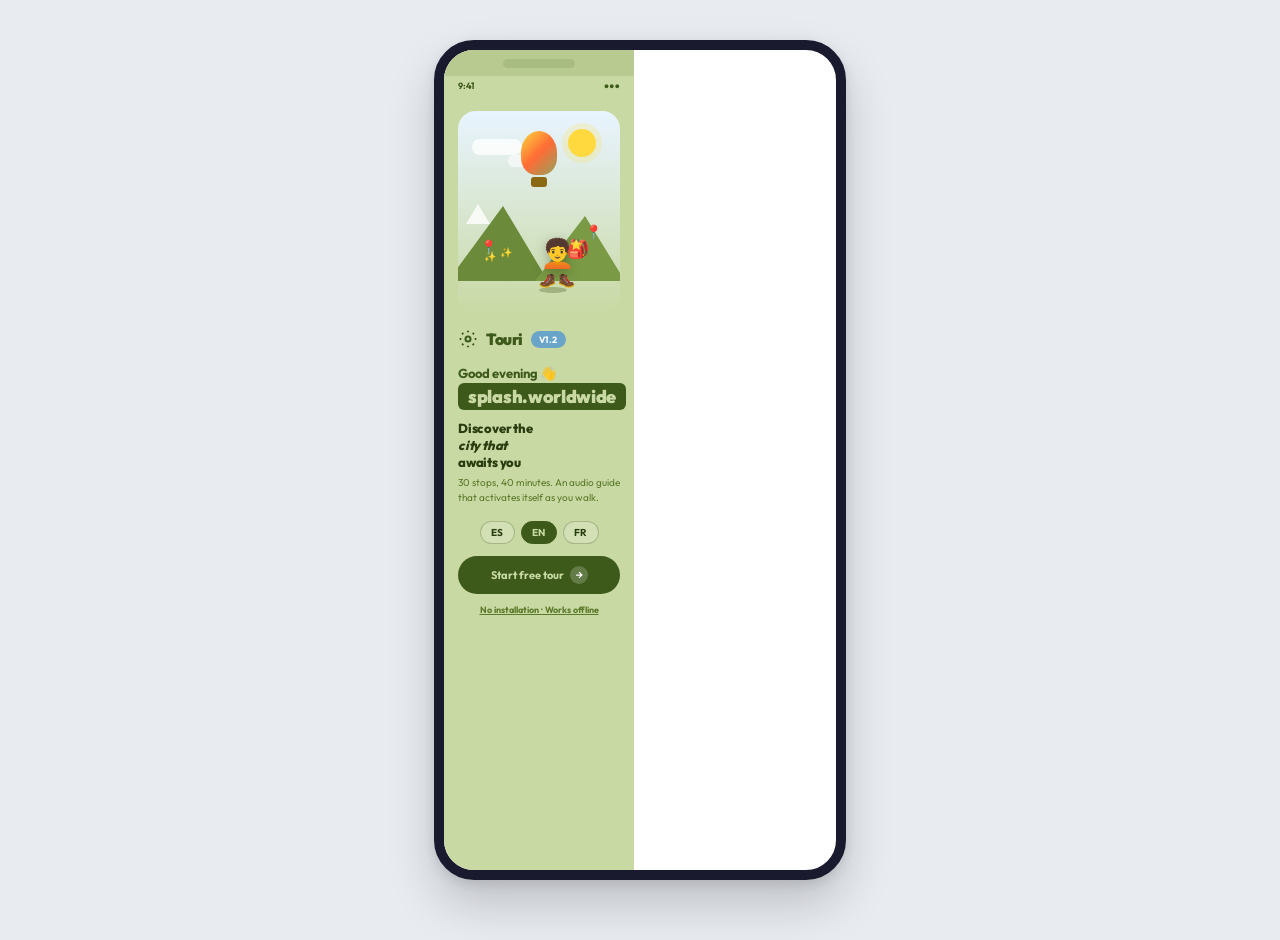
<file: touri/index.html>
<!DOCTYPE html>
<html lang="es">
<head>
  <meta charset="UTF-8">
  <meta name="viewport" content="width=device-width, initial-scale=1.0, maximum-scale=1.0, user-scalable=no">
  <meta name="theme-color" content="#C9D9A4">
  <meta name="description" content="Touri — Audio tours GPS que se activan solos mientras caminas. Descubre ciudades con guías de audio automáticas.">
  <meta name="apple-mobile-web-app-capable" content="yes">
  <meta name="apple-mobile-web-app-status-bar-style" content="black-translucent">
  <title>Touri — Audio Tour</title>
  <link rel="manifest" href="manifest.json">
  <link rel="icon" type="image/png" href="assets/icons/icon-192.png">
  <link rel="apple-touch-icon" href="assets/icons/icon-192.png">
  <link rel="stylesheet" href="style.css">
</head>
<body class="splash-body-root">

  <div class="app-container">
    <div class="splash-screen s1" id="splashScreen">
      
      <!-- Notch bar & status bar simulator inside the app container on desktop (removed or styled) -->
      <div class="notch-bar">
        <div class="notch-pill"></div>
      </div>
      <div class="status">
        <span>9:41</span>
        <span>●●●</span>
      </div>

      <div class="s1-body">
        <!-- Gorgeous animated mockup illustration container -->
        <div class="s1-illus">
          <div class="s1-sky"></div>
          <div class="s1-sun"></div>
          <div class="s1-cloud s1-cloud-1"></div>
          <div class="s1-cloud s1-cloud-2"></div>
          <div class="s1-balloon">
            <div class="s1-balloon-top"></div>
            <div class="s1-balloon-basket"></div>
          </div>
          <div class="s1-mountain s1-mountain-1"></div>
          <div class="s1-mountain s1-mountain-2"></div>
          <div class="s1-mountain-snow-1"></div>
          <div class="s1-shadow"></div>
          
          <!-- Walking character -->
          <div class="s1-walker">
            <span class="s1-person-emoji">🧑‍🦱</span>
            <span class="s1-bag">🎒</span>
            <div class="s1-boots">
              <span class="s1-boot s1-boot-l">🥾</span>
              <span class="s1-boot s1-boot-r">🥾</span>
            </div>
          </div>
          
          <!-- Flashing stars and map pins -->
          <div class="s1-sparkle s1-sparkle-1">✨</div>
          <div class="s1-sparkle s1-sparkle-2">⭐</div>
          <div class="s1-sparkle s1-sparkle-3">✨</div>
          <div class="s1-pin s1-pin-1">📍</div>
          <div class="s1-pin s1-pin-2">📍</div>
        </div>

        <!-- Logo & Header -->
        <div class="s1-logo-wrap">
          <!-- Premium SVG Map/Sun Logo -->
          <svg viewBox="0 0 24 24" fill="none" stroke="currentColor" stroke-width="2.5" style="width:20px;height:20px;color:#3D5A1A;">
            <circle cx="12" cy="12" r="3"/>
            <path d="M12 2v2M12 20v2M4.93 4.93l1.41 1.41M17.66 17.66l1.41 1.41M2 12h2M20 12h2M4.93 19.07l1.41-1.41M17.66 6.34l1.41-1.41"/>
          </svg>
          <span style="font-weight: 900; color:#3D5A1A; font-size:16px; letter-spacing:-0.5px;">Touri</span>
          <div class="s1-logo-pill">V1.2</div>
        </div>

        <div class="s1-explore" data-i18n="explore.greeting">Explora la ciudad</div>
        <div class="s1-worldwide" data-i18n="splash.worldwide">AL AIRE LIBRE</div>
        
        <h1 class="s1-tagline" id="splashHeadline">
          Descubre la<br><em>ciudad que</em><br>te espera
        </h1>
        
        <div class="s1-sub" data-i18n="splash.sub">
          30 paradas, 40 minutos. Una guía de audio que se activa sola mientras caminas.
        </div>

        <!-- Language Selector -->
        <div class="s1-lang-selector" id="langSelector">
          <button class="s1-lang-btn active" data-lang="es" onclick="selectLang('es')">ES</button>
          <button class="s1-lang-btn" data-lang="en" onclick="selectLang('en')">EN</button>
          <button class="s1-lang-btn" data-lang="fr" onclick="selectLang('fr')">FR</button>
        </div>

        <!-- CTA Button -->
        <div class="s1-btn" onclick="startApp()" id="ctaButton">
          <span data-i18n="splash.cta">Empezar ruta gratis</span>
          <span class="s1-btn-icon">
            <svg viewBox="0 0 24 24" fill="none" stroke="#fff" stroke-width="3">
              <path d="M5 12h14M12 5l7 7-7 7"/>
            </svg>
          </span>
        </div>
        
        <div class="s1-signup"><span data-i18n="splash.hint">Sin instalación · Funciona sin datos</span></div>
      </div>
    </div>
  </div>

  <!-- Toast -->
  <div class="toast" id="toast"></div>

  <script src="i18n.js"></script>
  <script>
    // ── Init ──
    document.addEventListener('DOMContentLoaded', () => {
      // Auto-detect and set language
      const currentLang = getLang();
      updateLangPills(currentLang);
      updateHeadline(currentLang);
    });

    function selectLang(lang) {
      setLanguage(lang);
      updateLangPills(lang);
      updateHeadline(lang);
    }

    function updateLangPills(lang) {
      document.querySelectorAll('.s1-lang-btn').forEach(btn => {
        btn.classList.toggle('active', btn.dataset.lang === lang);
      });
    }

    function updateHeadline(lang) {
      const el = document.getElementById('splashHeadline');
      const h1 = t('splash.headline.1');
      const h2 = t('splash.headline.2');
      const h3 = t('splash.headline.3');
      el.innerHTML = `${h1}<br><em>${h2}</em><br>${h3}`;
    }

    function startApp() {
      window.location.href = 'tours.html';
    }

    // ── Register Service Worker ──
    if ('serviceWorker' in navigator) {
      navigator.serviceWorker.register('sw.js')
        .then(reg => console.log('[SW] Registered:', reg.scope))
        .catch(err => console.warn('[SW] Registration failed:', err));
    }
  </script>
</body>
</html>
</file>
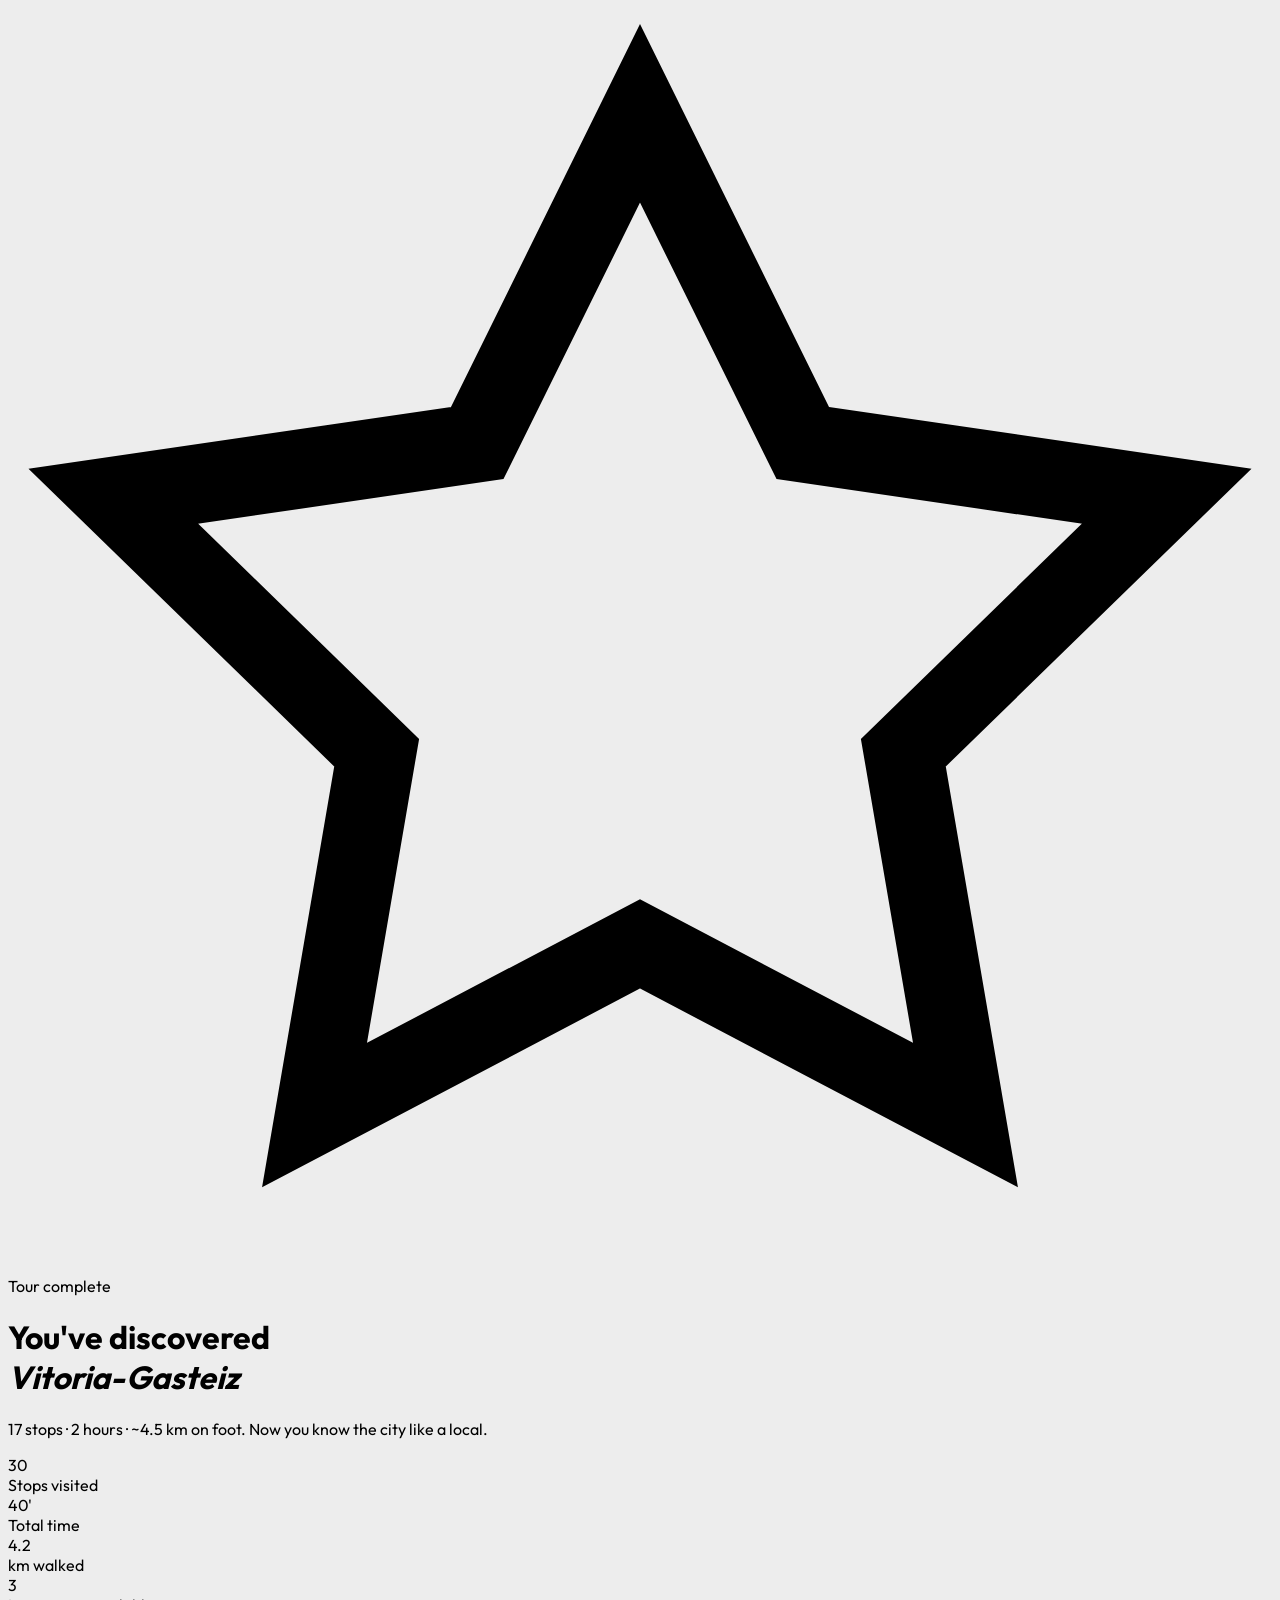
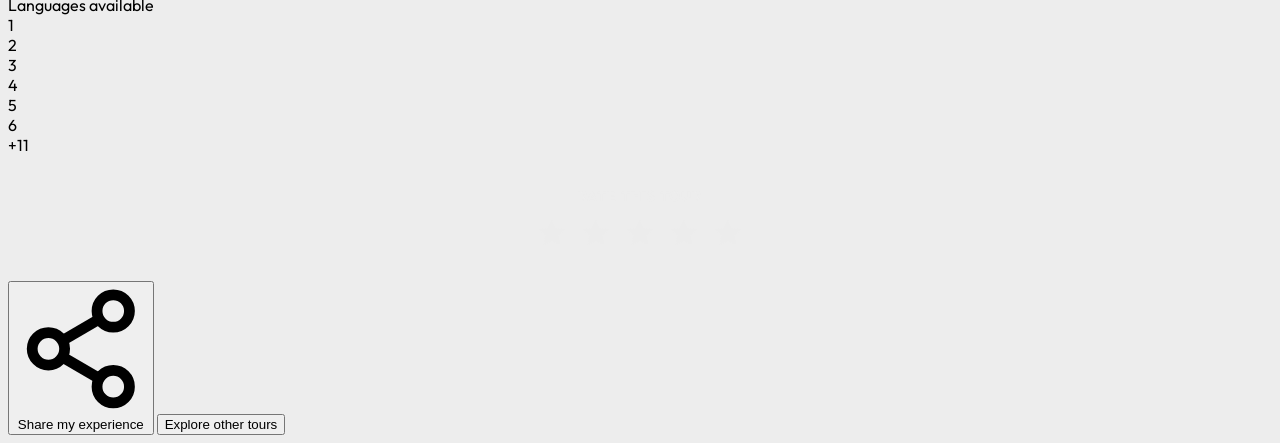
<file: tour-end.html>
<!DOCTYPE html>
<html lang="es">
<head>
  <meta charset="UTF-8">
  <meta name="viewport" content="width=device-width, initial-scale=1.0, maximum-scale=1.0, user-scalable=no">
  <meta name="theme-color" content="#4A7C59">
  <meta name="description" content="Touri — ¡Tour completado! Comparte tu experiencia.">
  <title>Touri — Tour Completado</title>
  <link rel="manifest" href="manifest.json">
  <link rel="stylesheet" href="style.css">
</head>
<body>

  <div class="end-screen" id="endScreen">
    <!-- Star icon -->
    <div class="end-icon animate-fade-in">
      <svg viewBox="0 0 24 24" fill="none" stroke="currentColor" stroke-width="1.5">
        <path d="M12 2l3.09 6.26L22 9.27l-5 4.87 1.18 6.88L12 17.77l-6.18 3.25L7 14.14 2 9.27l6.91-1.01L12 2z"/>
      </svg>
    </div>

    <!-- Eyebrow -->
    <div class="end-eyebrow animate-fade-in animate-delay-1" data-i18n="end.completed">Tour completado</div>

    <!-- Headline -->
    <h1 class="end-headline animate-fade-in animate-delay-1" id="endHeadline">
      Has descubierto<br><em>Vitoria-Gasteiz</em>
    </h1>

    <!-- Subtitle -->
    <p class="end-sub animate-fade-in animate-delay-2" id="endSub">
      17 paradas · 2 horas · ~4.5 km a pie. Ahora conoces la ciudad como un local.
    </p>

    <!-- Stats grid -->
    <div class="end-stats animate-fade-in animate-delay-2">
      <div class="end-stat">
        <div class="end-stat-value" id="endStops">17</div>
        <div class="end-stat-label" data-i18n="end.stat.stops">Paradas visitadas</div>
      </div>
      <div class="end-stat">
        <div class="end-stat-value" id="endTime">41'</div>
        <div class="end-stat-label" data-i18n="end.stat.time">Tiempo total</div>
      </div>
      <div class="end-stat">
        <div class="end-stat-value" id="endKm">4.2</div>
        <div class="end-stat-label" data-i18n="end.stat.km">km recorridos</div>
      </div>
      <div class="end-stat">
        <div class="end-stat-value" id="endLangs">3</div>
        <div class="end-stat-label" data-i18n="end.stat.langs">Idiomas disponibles</div>
      </div>
    </div>

    <!-- Photo gallery -->
    <div class="end-photos animate-fade-in animate-delay-3" id="endPhotos">
      <!-- Filled dynamically -->
    </div>

    <!-- Rating Section -->
    <div class="end-rating animate-fade-in animate-delay-3" id="endRating" style="text-align: center; margin: 2rem 0;">
      <p class="end-rating-title" data-i18n="end.rating_title" style="font-size: 14px; font-weight: bold; color: rgba(237, 237, 237, 0.7); text-transform: uppercase; letter-spacing: 1px; margin-bottom: 12px;">Califica este tour</p>
      <div class="stars-container" style="display: flex; gap: 8px; justify-content: center;" id="starContainer">
        <!-- Stars injected by JS -->
      </div>
    </div>

    <!-- Buttons -->
    <div class="end-buttons animate-fade-in animate-delay-4">
      <button class="btn-secondary" onclick="shareExperience()">
        <svg viewBox="0 0 24 24" fill="none" stroke="currentColor" stroke-width="2">
          <circle cx="18" cy="5" r="3"/><circle cx="6" cy="12" r="3"/><circle cx="18" cy="19" r="3"/>
          <line x1="8.59" y1="13.51" x2="15.42" y2="17.49"/>
          <line x1="15.41" y1="6.51" x2="8.59" y2="10.49"/>
        </svg>
        <span data-i18n="end.share">Compartir mi experiencia</span>
      </button>
      <button class="btn-primary" onclick="exploreTours()">
        <span data-i18n="end.explore">Explorar otros tours</span>
      </button>
    </div>
  </div>

  <!-- Toast -->
  <div class="toast" id="toast"></div>

  <script src="i18n.js"></script>
  <script src="tour-data.js"></script>
  <script>
    document.addEventListener('DOMContentLoaded', async () => {
      const params = new URLSearchParams(window.location.search);
      const tourId = params.get('id') || 'vitoria-casco-medieval';
      const stopsVisited = params.get('stops') || '30';
      const timeMinutes = params.get('time') || '40';
      const km = params.get('km') || '4.2';

      const tour = await TourData.loadTour(tourId);
      const lang = getLang();

      // Update headline
      if (tour) {
        const meta = TourData.getMeta(lang);
        const cityName = meta.city;
        document.getElementById('endHeadline').innerHTML =
          `${t('end.discovered')}<br><em>${cityName}</em>`;
        document.getElementById('endSub').textContent =
          t('end.sub', { stops: stopsVisited, time: timeMinutes });
      }

      // Stats
      document.getElementById('endStops').textContent = stopsVisited;
      document.getElementById('endTime').textContent = timeMinutes + "'";
      document.getElementById('endKm').textContent = km;
      document.getElementById('endLangs').textContent = tour ? tour.languages.length : '3';

      // Photo gallery
      if (tour) {
        const stops = TourData.getStops();
        const photosContainer = document.getElementById('endPhotos');
        let html = '';

        // Show unique images from visited stops
        const maxPhotos = 6;
        const displayStops = stops.slice(0, maxPhotos);

        displayStops.forEach(stop => {
          html += `<div class="end-photo fallback-img" id="end-photo-${stop.id}">
                     <div class="fallback-num">${stop.id}</div>
                   </div>`;
        });

        // "More" card
        const moreCount = Math.max(0, stops.length - displayStops.length);
        if (moreCount > 0) {
          html += `<div class="end-photo-more">+${moreCount}</div>`;
        }

        photosContainer.innerHTML = html;

        displayStops.forEach(stop => {
          TourData.fetchWikiImage(stop.wiki_title).then(imgUrl => {
            if (imgUrl) {
              const div = document.getElementById(`end-photo-${stop.id}`);
              if (div) {
                div.className = 'end-photo';
                div.innerHTML = '';
                div.style.backgroundImage = `url('${imgUrl}')`;
              }
            }
          });
        });
      }

      // Clear tour state
      TourData.clearState();

      // Render initial empty stars or previous rating
      const savedRating = localStorage.getItem(`touri_rating_${tourId}`) || 0;
      renderStars(savedRating);
    });

    function renderStars(rating) {
      const container = document.getElementById('starContainer');
      let html = '';
      for (let i = 1; i <= 5; i++) {
        const isFilled = i <= rating;
        const color = isFilled ? '#E4D6BC' : 'rgba(237, 237, 237, 0.2)';
        html += `<svg onclick="rateTour(${i})" style="cursor: pointer; width: 32px; height: 32px; fill: ${color}; transition: all 0.2s; transform: scale(${isFilled ? 1.1 : 1}); margin: 0 2px;" viewBox="0 0 24 24"><path d="M12 2l3.09 6.26L22 9.27l-5 4.87 1.18 6.88L12 17.77l-6.18 3.25L7 14.14 2 9.27l6.91-1.01L12 2z"/></svg>`;
      }
      container.innerHTML = html;
    }

    function rateTour(rating) {
      renderStars(rating);
      const params = new URLSearchParams(window.location.search);
      const tourId = params.get('id') || 'vitoria-casco-medieval';
      localStorage.setItem(`touri_rating_${tourId}`, rating);
      showToast(t('end.rating_thanks'));
    }

    function shareExperience() {
      const lang = getLang();
      const shareData = {
        title: 'Touri — Audio Tour',
        text: lang === 'fr'
          ? "J'ai découvert Vitoria-Gasteiz avec Touri ! 🎧🗺️ Un guide audio GPS qui s'active tout seul."
          : lang === 'en'
          ? "I discovered Vitoria-Gasteiz with Touri! 🎧🗺️ A GPS audio guide that activates automatically."
          : "¡He descubierto Vitoria-Gasteiz con Touri! 🎧🗺️ Una guía de audio GPS que se activa sola.",
        url: window.location.origin,
      };

      if (navigator.share) {
        navigator.share(shareData).catch(() => {});
      } else {
        // Fallback: copy to clipboard
        navigator.clipboard.writeText(shareData.text + ' ' + shareData.url)
          .then(() => showToast(lang === 'en' ? 'Copied to clipboard!' : lang === 'fr' ? 'Copié dans le presse-papier !' : '¡Copiado al portapapeles!'))
          .catch(() => {});
      }
    }

    function exploreTours() {
      window.location.href = 'tours.html';
    }

    function showToast(msg) {
      const toast = document.getElementById('toast');
      toast.textContent = msg;
      toast.classList.add('show');
      setTimeout(() => toast.classList.remove('show'), 3000);
    }
  </script>
</body>
</html>
</file>
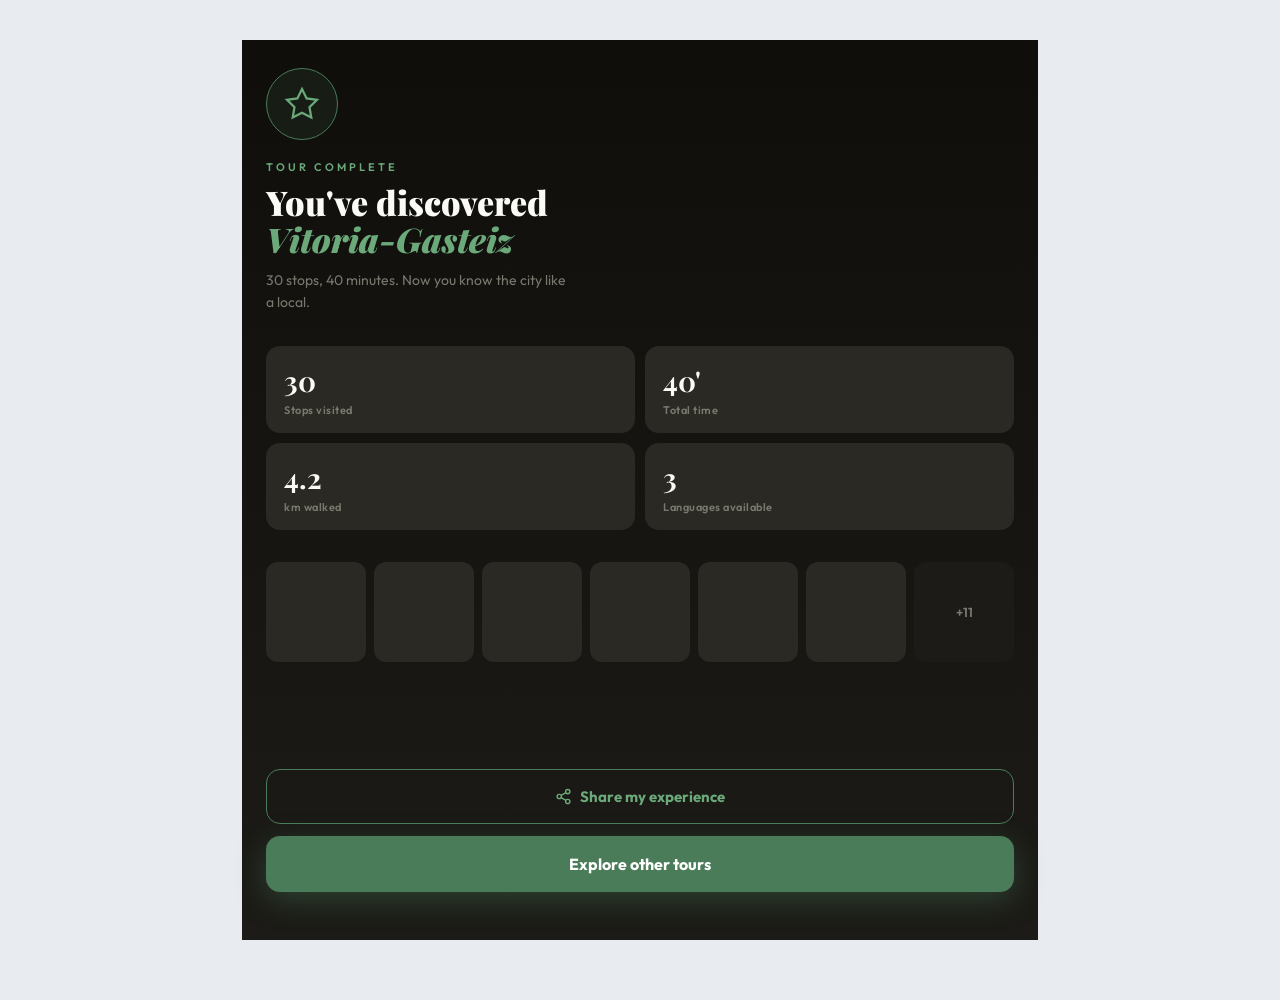
<file: touri/tour-end.html>
<!DOCTYPE html>
<html lang="es">
<head>
  <meta charset="UTF-8">
  <meta name="viewport" content="width=device-width, initial-scale=1.0, maximum-scale=1.0, user-scalable=no">
  <meta name="theme-color" content="#4A7C59">
  <meta name="description" content="Touri — ¡Tour completado! Comparte tu experiencia.">
  <title>Touri — Tour Completado</title>
  <link rel="manifest" href="manifest.json">
  <link rel="stylesheet" href="style.css">
</head>
<body>

  <div class="end-screen" id="endScreen">
    <!-- Star icon -->
    <div class="end-icon animate-fade-in">
      <svg viewBox="0 0 24 24" fill="none" stroke="currentColor" stroke-width="1.5">
        <path d="M12 2l3.09 6.26L22 9.27l-5 4.87 1.18 6.88L12 17.77l-6.18 3.25L7 14.14 2 9.27l6.91-1.01L12 2z"/>
      </svg>
    </div>

    <!-- Eyebrow -->
    <div class="end-eyebrow animate-fade-in animate-delay-1" data-i18n="end.completed">Tour completado</div>

    <!-- Headline -->
    <h1 class="end-headline animate-fade-in animate-delay-1" id="endHeadline">
      Has descubierto<br><em>Vitoria-Gasteiz</em>
    </h1>

    <!-- Subtitle -->
    <p class="end-sub animate-fade-in animate-delay-2" id="endSub">
      30 paradas, 40 minutos. Ahora conoces la ciudad como un local.
    </p>

    <!-- Stats grid -->
    <div class="end-stats animate-fade-in animate-delay-2">
      <div class="end-stat">
        <div class="end-stat-value" id="endStops">30</div>
        <div class="end-stat-label" data-i18n="end.stat.stops">Paradas visitadas</div>
      </div>
      <div class="end-stat">
        <div class="end-stat-value" id="endTime">41'</div>
        <div class="end-stat-label" data-i18n="end.stat.time">Tiempo total</div>
      </div>
      <div class="end-stat">
        <div class="end-stat-value" id="endKm">4.2</div>
        <div class="end-stat-label" data-i18n="end.stat.km">km recorridos</div>
      </div>
      <div class="end-stat">
        <div class="end-stat-value" id="endLangs">3</div>
        <div class="end-stat-label" data-i18n="end.stat.langs">Idiomas disponibles</div>
      </div>
    </div>

    <!-- Photo gallery -->
    <div class="end-photos animate-fade-in animate-delay-3" id="endPhotos">
      <!-- Filled dynamically -->
    </div>

    <!-- Buttons -->
    <div class="end-buttons animate-fade-in animate-delay-4">
      <button class="btn-secondary" onclick="shareExperience()">
        <svg viewBox="0 0 24 24" fill="none" stroke="currentColor" stroke-width="2">
          <circle cx="18" cy="5" r="3"/><circle cx="6" cy="12" r="3"/><circle cx="18" cy="19" r="3"/>
          <line x1="8.59" y1="13.51" x2="15.42" y2="17.49"/>
          <line x1="15.41" y1="6.51" x2="8.59" y2="10.49"/>
        </svg>
        <span data-i18n="end.share">Compartir mi experiencia</span>
      </button>
      <button class="btn-primary" onclick="exploreTours()">
        <span data-i18n="end.explore">Explorar otros tours</span>
      </button>
    </div>
  </div>

  <!-- Toast -->
  <div class="toast" id="toast"></div>

  <script src="i18n.js"></script>
  <script src="tour-data.js"></script>
  <script>
    document.addEventListener('DOMContentLoaded', async () => {
      const params = new URLSearchParams(window.location.search);
      const tourId = params.get('id') || 'vitoria-casco-medieval';
      const stopsVisited = params.get('stops') || '30';
      const timeMinutes = params.get('time') || '40';
      const km = params.get('km') || '4.2';

      const tour = await TourData.loadTour(tourId);
      const lang = getLang();

      // Update headline
      if (tour) {
        const meta = TourData.getMeta(lang);
        const cityName = meta.city;
        document.getElementById('endHeadline').innerHTML =
          `${t('end.discovered')}<br><em>${cityName}</em>`;
        document.getElementById('endSub').textContent =
          t('end.sub', { stops: stopsVisited, time: timeMinutes });
      }

      // Stats
      document.getElementById('endStops').textContent = stopsVisited;
      document.getElementById('endTime').textContent = timeMinutes + "'";
      document.getElementById('endKm').textContent = km;
      document.getElementById('endLangs').textContent = tour ? tour.languages.length : '3';

      // Photo gallery
      if (tour) {
        const stops = TourData.getStops();
        const photosContainer = document.getElementById('endPhotos');
        let html = '';

        // Show unique images from visited stops
        const shownImages = new Set();
        const maxPhotos = 6;

        for (const stop of stops) {
          if (shownImages.size >= maxPhotos) break;
          if (stop.image && !shownImages.has(stop.image)) {
            shownImages.add(stop.image);
            html += `<div class="end-photo" style="background-image: url('${stop.image}');"></div>`;
          }
        }

        // "More" card
        const moreCount = Math.max(0, stops.length - shownImages.size);
        if (moreCount > 0) {
          html += `<div class="end-photo-more">+${moreCount}</div>`;
        }

        photosContainer.innerHTML = html;
      }

      // Clear tour state
      TourData.clearState();
    });

    function shareExperience() {
      const lang = getLang();
      const shareData = {
        title: 'Touri — Audio Tour',
        text: lang === 'fr'
          ? "J'ai découvert Vitoria-Gasteiz avec Touri ! 🎧🗺️ Un guide audio GPS qui s'active tout seul."
          : lang === 'en'
          ? "I discovered Vitoria-Gasteiz with Touri! 🎧🗺️ A GPS audio guide that activates automatically."
          : "¡He descubierto Vitoria-Gasteiz con Touri! 🎧🗺️ Una guía de audio GPS que se activa sola.",
        url: window.location.origin,
      };

      if (navigator.share) {
        navigator.share(shareData).catch(() => {});
      } else {
        // Fallback: copy to clipboard
        navigator.clipboard.writeText(shareData.text + ' ' + shareData.url)
          .then(() => showToast(lang === 'en' ? 'Copied to clipboard!' : lang === 'fr' ? 'Copié dans le presse-papier !' : '¡Copiado al portapapeles!'))
          .catch(() => {});
      }
    }

    function exploreTours() {
      window.location.href = 'tours.html';
    }

    function showToast(msg) {
      const toast = document.getElementById('toast');
      toast.textContent = msg;
      toast.classList.add('show');
      setTimeout(() => toast.classList.remove('show'), 3000);
    }
  </script>
</body>
</html>
</file>
<file: touri/style.css>
@import url('https://fonts.googleapis.com/css2?family=Playfair+Display:ital,wght@0,400;0,600;0,700;0,900;1,400;1,600&family=Outfit:wght@300;400;500;600;700;800;900&family=DM+Mono:wght@400;500&display=swap');

/* ═══════════════════════════════════
   TOURI — Design System
   Source of truth: touri_mockup_1.html
═══════════════════════════════════ */

:root {
  --ink:       #0F0E0B;
  --ink-2:     #1C1B17;
  --ink-3:     #2A2923;
  --ink-4:     #3D3B33;
  --stone:     #7A786E;
  --cream:     #F0EDE4;
  --cream-2:   #DDD9CE;
  --cream-3:   #B8B3A6;
  --moss:      #4A7C59;
  --moss-light:#6BA87A;
  --moss-bg:   rgba(74,124,89,.12);
  --gold:      #C9933A;
  --gold-bg:   rgba(201,147,58,.1);
  --white:     #FAFAF7;
  --r:         16px;
}

/* ── RESET ── */
*, *::before, *::after { box-sizing: border-box; margin: 0; padding: 0; }

html {
  height: 100%;
  -webkit-text-size-adjust: 100%;
}

body {
  font-family: 'Outfit', sans-serif;
  color: var(--cream);
  background: var(--ink);
  min-height: 100%;
  min-height: 100dvh;
  overflow-x: hidden;
  -webkit-font-smoothing: antialiased;
  -moz-osx-font-smoothing: grayscale;
}

a { color: inherit; text-decoration: none; }
button { font-family: inherit; cursor: pointer; border: none; background: none; }
img { display: block; max-width: 100%; }
ul, ol { list-style: none; }

/* ── TYPOGRAPHY ── */
.font-display { font-family: 'Playfair Display', serif; }
.font-mono    { font-family: 'DM Mono', monospace; }

/* ── UTILITIES ── */
.sr-only {
  position: absolute; width: 1px; height: 1px;
  padding: 0; margin: -1px; overflow: hidden;
  clip: rect(0,0,0,0); border: 0;
}

/* ═══════════════════════════════════
   SHARED COMPONENTS
═══════════════════════════════════ */

/* ── Buttons ── */
.btn-primary {
  width: 100%; padding: 18px;
  background: var(--moss); border: none; border-radius: 14px;
  font-family: 'Outfit', sans-serif;
  font-size: 16px; font-weight: 700; color: #fff;
  display: flex; align-items: center; justify-content: center; gap: 10px;
  cursor: pointer;
  box-shadow: 0 8px 30px rgba(74,124,89,.4);
  transition: transform .15s, box-shadow .15s;
}
.btn-primary:active {
  transform: scale(.97);
  box-shadow: 0 4px 16px rgba(74,124,89,.3);
}
.btn-primary svg { width: 18px; height: 18px; }

.btn-secondary {
  width: 100%; padding: 17px;
  background: transparent; border: 1.5px solid var(--moss);
  border-radius: 14px; cursor: pointer;
  display: flex; align-items: center; justify-content: center; gap: 8px;
  font-family: 'Outfit', sans-serif; font-size: 15px; font-weight: 700;
  color: var(--moss-light);
  transition: background .15s;
}
.btn-secondary:active { background: var(--moss-bg); }
.btn-secondary svg { width: 17px; height: 17px; }

.btn-outline {
  width: 100%; padding: 14px;
  background: transparent; border: 1.5px solid var(--ink-4);
  border-radius: 12px; cursor: pointer;
  display: flex; align-items: center; justify-content: center; gap: 8px;
  font-family: 'Outfit', sans-serif; font-size: 14px; font-weight: 600;
  color: var(--cream-3);
  transition: border-color .15s;
}
.btn-outline:active { border-color: var(--stone); }
.btn-outline svg { width: 16px; height: 16px; }

/* ── Language pills ── */
.lang-row { display: flex; gap: 8px; }
.lang-pill {
  padding: 6px 16px; border-radius: 100px;
  border: 1.5px solid rgba(255,255,255,.15);
  font-size: 12px; font-weight: 600; color: var(--cream-2);
  cursor: pointer;
  transition: all .2s;
}
.lang-pill.active {
  background: var(--moss); border-color: var(--moss); color: #fff;
}

/* ── Language tags (detail) ── */
.lang-tags { display: flex; gap: 8px; flex-wrap: wrap; }
.lang-tag {
  display: flex; align-items: center; gap: 6px;
  padding: 7px 14px; border-radius: 100px;
  background: var(--moss-bg); border: 1px solid rgba(74,124,89,.3);
  font-size: 12px; font-weight: 700; color: var(--moss-light);
}
.lang-tag svg { width: 12px; height: 12px; }

/* ── City filter chips ── */
.city-filters {
  display: flex; gap: 8px; padding: 14px 20px;
  overflow-x: auto; flex-shrink: 0;
  -webkit-overflow-scrolling: touch;
  scrollbar-width: none;
}
.city-filters::-webkit-scrollbar { display: none; }
.city-filter {
  padding: 7px 16px; border-radius: 100px; white-space: nowrap;
  font-size: 12px; font-weight: 600; flex-shrink: 0;
  border: 1.5px solid var(--ink-4); color: var(--stone);
  cursor: pointer;
  transition: all .2s;
}
.city-filter.active {
  background: var(--moss); border-color: var(--moss); color: #fff;
}

/* ── Toast notification ── */
.toast {
  position: fixed; bottom: 32px; left: 50%; transform: translateX(-50%) translateY(100px);
  background: var(--ink-3); border: 1px solid var(--ink-4);
  padding: 14px 24px; border-radius: 14px;
  font-size: 14px; font-weight: 600; color: var(--cream-2);
  z-index: 9999;
  opacity: 0; pointer-events: none;
  transition: all .35s cubic-bezier(.4,0,.2,1);
  backdrop-filter: blur(12px);
}
.toast.show {
  transform: translateX(-50%) translateY(0);
  opacity: 1; pointer-events: auto;
}

/* ── Section title ── */
.section-title {
  font-size: 11px; font-weight: 700; letter-spacing: 1.5px;
  text-transform: uppercase; color: var(--stone); margin-bottom: 10px;
}

/* ── Search bar ── */
.search-bar {
  display: flex; align-items: center; gap: 10px;
  background: var(--ink-3); border-radius: 12px;
  padding: 12px 16px;
}
.search-bar svg { width: 16px; height: 16px; color: var(--stone); flex-shrink: 0; }
.search-bar input,
.search-bar span {
  font-family: 'Outfit', sans-serif;
  font-size: 14px; color: var(--stone); background: transparent; border: none; outline: none;
  width: 100%;
}

/* ═══════════════════════════════════
   SCREEN 01 — SPLASH
═══════════════════════════════════ */
.splash-screen {
  position: relative; overflow: hidden;
  min-height: 100vh; min-height: 100dvh;
}
.splash-bg {
  position: absolute; inset: 0;
  background-size: cover; background-position: center;
}
.splash-bg::after {
  content: ''; position: absolute; inset: 0;
  background: linear-gradient(180deg,
    rgba(15,14,11,0) 0%,
    rgba(15,14,11,.55) 45%,
    var(--ink) 100%
  );
}
.splash-content {
  position: relative; z-index: 2;
  display: flex; flex-direction: column;
  min-height: 100vh; min-height: 100dvh;
  padding: 24px 28px 48px;
}
.splash-logo {
  display: flex; align-items: center; gap: 10px;
}
.logo-mark {
  width: 40px; height: 40px; border-radius: 12px;
  background: var(--moss);
  display: flex; align-items: center; justify-content: center;
}
.logo-mark svg { width: 22px; height: 22px; }
.logo-name {
  font-family: 'Playfair Display', serif;
  font-size: 22px; font-weight: 700; color: var(--white);
  letter-spacing: -.3px;
}
.splash-body { margin-top: auto; }
.splash-eyebrow {
  font-size: 11px; font-weight: 600; letter-spacing: 3px;
  text-transform: uppercase; color: var(--moss-light);
  margin-bottom: 12px;
}
.splash-headline {
  font-family: 'Playfair Display', serif;
  font-size: 38px; font-weight: 900; color: var(--white);
  line-height: 1.05; margin-bottom: 14px;
}
.splash-headline em { font-style: italic; color: var(--moss-light); }
.splash-sub {
  font-size: 14px; color: var(--cream-3); line-height: 1.6;
  margin-bottom: 36px; max-width: 280px;
}
.splash-hint {
  text-align: center; margin-top: 14px;
  font-size: 12px; color: var(--stone);
}
.splash-lang { margin-bottom: 22px; }

/* ═══════════════════════════════════
   SCREEN 02 — EXPLORE TOURS
═══════════════════════════════════ */
.explore-screen {
  display: flex; flex-direction: column;
  min-height: 100vh; min-height: 100dvh;
  overflow: hidden;
}
.explore-header { padding: 24px 20px 14px; flex-shrink: 0; }
.explore-greeting {
  font-size: 12px; font-weight: 600; color: var(--stone);
  letter-spacing: 1px; margin-bottom: 4px;
}
.explore-title {
  font-family: 'Playfair Display', serif;
  font-size: 26px; font-weight: 900; color: var(--white); line-height: 1.1;
}
.explore-title em { font-style: italic; color: var(--moss-light); }
.explore-search { padding: 0 20px; }

.tours-list {
  flex: 1; overflow-y: auto; padding: 0 20px 32px;
  display: flex; flex-direction: column; gap: 14px;
  -webkit-overflow-scrolling: touch;
}

/* Tour card — featured */
.tour-card {
  background: var(--ink-2); border-radius: 18px;
  overflow: hidden; cursor: pointer; flex-shrink: 0;
  transition: transform .15s;
}
.tour-card:active { transform: scale(.98); }
.tour-card-photo { height: 160px; position: relative; overflow: hidden; }
.tour-card-img {
  width: 100%; height: 100%; object-fit: cover;
  background-size: cover; background-position: center;
}
.tour-card-badge {
  position: absolute; top: 12px; left: 12px;
  background: var(--moss); color: #fff;
  font-size: 10px; font-weight: 700; letter-spacing: 1px; text-transform: uppercase;
  padding: 4px 10px; border-radius: 100px;
}
.tour-card-badge.gold { background: var(--gold); }
.tour-card-lang {
  position: absolute; top: 12px; right: 12px;
  background: rgba(15,14,11,.65); backdrop-filter: blur(6px);
  color: var(--cream-2); font-size: 10px; font-weight: 600;
  padding: 4px 10px; border-radius: 100px;
}
.tour-card-body { padding: 16px 18px; }
.tour-card-city {
  font-size: 10px; font-weight: 700; color: var(--moss-light);
  letter-spacing: 1.5px; text-transform: uppercase; margin-bottom: 4px;
}
.tour-card-name {
  font-family: 'Playfair Display', serif;
  font-size: 18px; font-weight: 700; color: var(--white); margin-bottom: 8px;
}
.tour-card-meta { display: flex; gap: 14px; }
.tour-meta-item {
  display: flex; align-items: center; gap: 5px;
  font-size: 12px; color: var(--stone); font-weight: 500;
}
.tour-meta-item svg { width: 13px; height: 13px; }

/* Tour card — small / upcoming */
.tour-card-sm {
  background: var(--ink-2); border-radius: 14px;
  display: flex; overflow: hidden; cursor: pointer; flex-shrink: 0;
  transition: transform .15s;
}
.tour-card-sm:active { transform: scale(.98); }
.tour-card-sm-photo {
  width: 100px; flex-shrink: 0;
  background: var(--ink-3); position: relative;
}
.tour-card-sm-img {
  width: 100%; height: 100%; object-fit: cover;
}
.tour-card-sm-coming {
  position: absolute; inset: 0;
  display: flex; align-items: center; justify-content: center;
  flex-direction: column; gap: 4px;
  font-size: 10px; font-weight: 700; color: var(--stone);
  letter-spacing: 1px; text-transform: uppercase; text-align: center;
}
.tour-card-sm-body { padding: 14px 16px; flex: 1; }
.tour-card-sm-city {
  font-size: 10px; font-weight: 700; color: var(--stone);
  letter-spacing: 1px; text-transform: uppercase; margin-bottom: 3px;
}
.tour-card-sm-name {
  font-family: 'Playfair Display', serif;
  font-size: 15px; font-weight: 700; color: var(--cream-2); margin-bottom: 6px;
}
.tour-card-sm-tag { font-size: 11px; color: var(--stone); }

.upcoming-label {
  font-size: 11px; font-weight: 700; color: var(--stone);
  letter-spacing: 1.5px; text-transform: uppercase; margin-top: 4px;
}

/* ═══════════════════════════════════
   SCREEN 03 — TOUR DETAIL
═══════════════════════════════════ */
.detail-screen {
  display: flex; flex-direction: column;
  min-height: 100vh; min-height: 100dvh;
  overflow-y: auto;
}
.detail-hero {
  height: 260px; flex-shrink: 0; position: relative;
  overflow: hidden;
}
.detail-hero-img {
  width: 100%; height: 100%;
  background-size: cover; background-position: center;
}
.detail-hero-img::after {
  content: ''; position: absolute; inset: 0;
  background: linear-gradient(180deg, rgba(15,14,11,.2) 0%, rgba(15,14,11,.8) 100%);
}
.detail-hero-back,
.detail-hero-save {
  position: absolute; top: 18px;
  width: 36px; height: 36px; border-radius: 50%;
  background: rgba(15,14,11,.55); backdrop-filter: blur(8px);
  display: flex; align-items: center; justify-content: center;
  cursor: pointer; border: none; z-index: 3;
  transition: background .15s;
}
.detail-hero-back:active,
.detail-hero-save:active { background: rgba(15,14,11,.8); }
.detail-hero-back { left: 18px; }
.detail-hero-save { right: 18px; }
.detail-hero-back svg,
.detail-hero-save svg { width: 18px; height: 18px; stroke: #fff; }
.detail-hero-info {
  position: absolute; bottom: 20px; left: 18px; right: 18px; z-index: 3;
}
.detail-hero-city {
  font-size: 11px; font-weight: 700; color: var(--moss-light);
  letter-spacing: 2px; text-transform: uppercase; margin-bottom: 4px;
}
.detail-hero-name {
  font-family: 'Playfair Display', serif;
  font-size: 28px; font-weight: 900; color: #fff; line-height: 1.1;
}

.detail-body {
  background: var(--ink-2); border-radius: 24px 24px 0 0;
  margin-top: -16px; z-index: 2;
  padding: 24px 20px 40px; flex: 1;
}

/* Stats grid */
.detail-stats {
  display: flex;
  background: var(--ink-3); border-radius: 14px;
  overflow: hidden; margin-bottom: 22px;
}
.detail-stat {
  flex: 1; padding: 14px 10px; text-align: center;
  border-right: 1px solid var(--ink-4);
}
.detail-stat:last-child { border-right: none; }
.detail-stat-value {
  font-family: 'DM Mono', monospace;
  font-size: 18px; font-weight: 500; color: var(--white); margin-bottom: 2px;
}
.detail-stat-label {
  font-size: 10px; color: var(--stone); font-weight: 600; letter-spacing: .5px;
}

.detail-desc {
  font-size: 14px; line-height: 1.7; color: var(--stone); margin-bottom: 24px;
}

/* Stop preview */
.stops-preview { margin-bottom: 10px; }
.stop-preview-item {
  display: flex; align-items: center; gap: 12px;
  padding: 10px 0; border-bottom: 1px solid var(--ink-4);
}
.stop-preview-item:last-child { border-bottom: none; }
.stop-num-badge {
  width: 28px; height: 28px; border-radius: 50%;
  background: var(--ink-3); border: 1.5px solid var(--ink-4);
  display: flex; align-items: center; justify-content: center;
  font-family: 'DM Mono', monospace; font-size: 10px; font-weight: 500;
  color: var(--stone); flex-shrink: 0;
}
.stop-num-badge.done {
  background: var(--moss-bg); border-color: var(--moss); color: var(--moss-light);
}
.stop-preview-name {
  font-size: 13px; font-weight: 500; color: var(--cream-2); flex: 1;
}
.stop-preview-dist { font-size: 11px; color: var(--stone); flex-shrink: 0; }
.stops-more {
  text-align: center; font-size: 12px; color: var(--stone);
  font-weight: 600; margin-top: 6px; margin-bottom: 20px;
}

.detail-cta-hint {
  text-align: center; font-size: 12px; color: var(--stone); margin-top: 12px;
}

/* ═══════════════════════════════════
   SCREEN 04 — PLAYER / EN RUTA
═══════════════════════════════════ */
.player-screen {
  display: flex; flex-direction: column;
  min-height: 100vh; min-height: 100dvh;
  overflow: hidden;
}

/* Hero photo */
.hero-photo {
  height: 280px; flex-shrink: 0; position: relative; overflow: hidden;
}
.hero-img {
  width: 100%; height: 100%; object-fit: cover;
  background-size: cover; background-position: center;
}
.hero-overlay {
  position: absolute; inset: 0;
  background: linear-gradient(180deg, rgba(15,14,11,.15) 0%, rgba(15,14,11,.75) 100%);
}
.hero-topbar {
  position: absolute; top: 0; left: 0; right: 0;
  display: flex; align-items: center; justify-content: space-between;
  padding: 18px 20px; z-index: 3;
}
.hero-back {
  width: 36px; height: 36px; border-radius: 50%;
  background: rgba(15,14,11,.5); backdrop-filter: blur(8px);
  display: flex; align-items: center; justify-content: center;
  cursor: pointer; border: none;
  transition: background .15s;
}
.hero-back:active { background: rgba(15,14,11,.8); }
.hero-back svg { width: 18px; height: 18px; }
.hero-lang {
  padding: 6px 13px; border-radius: 100px;
  background: rgba(15,14,11,.5); backdrop-filter: blur(8px);
  font-size: 12px; font-weight: 600; color: var(--cream-2);
  cursor: pointer;
  transition: background .15s;
}
.hero-lang:active { background: rgba(15,14,11,.8); }
.hero-stop-info {
  position: absolute; bottom: 0; left: 0; right: 0;
  padding: 0 20px 20px; z-index: 3;
}
.hero-chapter {
  font-family: 'DM Mono', monospace;
  font-size: 11px; font-weight: 500; letter-spacing: 2px;
  color: var(--moss-light); text-transform: uppercase; margin-bottom: 4px;
}
.hero-stop-name {
  font-family: 'Playfair Display', serif;
  font-size: 28px; font-weight: 900; color: var(--white); line-height: 1.1;
}

/* Content panel */
.content-panel {
  flex: 1; background: var(--ink-2);
  border-radius: 24px 24px 0 0;
  margin-top: -20px; z-index: 2;
  display: flex; flex-direction: column;
  padding: 24px 22px 32px;
  overflow-y: auto;
  -webkit-overflow-scrolling: touch;
}

/* Progress bar */
.progress-wrap { margin-bottom: 20px; }
.progress-header {
  display: flex; justify-content: space-between; align-items: center;
  margin-bottom: 8px;
}
.progress-label {
  font-size: 11px; font-weight: 600; color: var(--stone); letter-spacing: .5px;
}
.progress-time {
  font-family: 'DM Mono', monospace;
  font-size: 12px; color: var(--cream-3);
}
.progress-track {
  height: 6px; background: var(--ink-4); border-radius: 100px;
  overflow: hidden; cursor: pointer;
}
.progress-fill {
  height: 100%; width: 0%; border-radius: 100px;
  background: linear-gradient(90deg, var(--moss), var(--moss-light));
  transition: width .3s ease;
}

/* Audio controls */
.audio-controls {
  display: flex; align-items: center; justify-content: center;
  gap: 28px;
  margin-bottom: 22px;
}
.ctrl-secondary {
  width: 44px; height: 44px; border-radius: 50%;
  background: var(--ink-3); border: none;
  display: flex; align-items: center; justify-content: center;
  cursor: pointer;
  transition: background .15s;
}
.ctrl-secondary:active { background: var(--ink-4); }
.ctrl-secondary svg { width: 18px; height: 18px; color: var(--cream-3); }
.ctrl-play {
  width: 72px; height: 72px; border-radius: 50%;
  background: var(--moss); border: none;
  display: flex; align-items: center; justify-content: center;
  cursor: pointer;
  box-shadow: 0 8px 28px rgba(74,124,89,.45);
  transition: transform .15s, box-shadow .15s;
}
.ctrl-play:active {
  transform: scale(.93);
  box-shadow: 0 4px 16px rgba(74,124,89,.3);
}
.ctrl-play svg { width: 30px; height: 30px; color: #fff; }

/* Description block */
.desc-block { margin-bottom: 22px; }
.desc-label {
  font-size: 10px; font-weight: 700; letter-spacing: 2px; text-transform: uppercase;
  color: var(--stone); margin-bottom: 8px;
}
.desc-text {
  font-size: 14px; line-height: 1.7; color: var(--cream-3);
}

/* Next stop card */
.next-stop-card {
  background: var(--ink-3); border-radius: 14px;
  padding: 14px 16px;
  display: flex; align-items: center; gap: 14px;
  cursor: pointer; margin-bottom: 20px;
  transition: background .15s;
}
.next-stop-card:active { background: var(--ink-4); }
.next-stop-thumb {
  width: 52px; height: 52px; border-radius: 10px; flex-shrink: 0;
  background-size: cover; background-position: center;
  background-color: var(--ink-4);
}
.next-stop-info { flex: 1; }
.next-stop-label {
  font-size: 10px; font-weight: 600; color: var(--stone);
  letter-spacing: 1px; text-transform: uppercase; margin-bottom: 3px;
}
.next-stop-name {
  font-family: 'Playfair Display', serif;
  font-size: 15px; font-weight: 600; color: var(--white);
}
.next-stop-dist {
  font-size: 11px; color: var(--moss-light); font-weight: 600;
  margin-top: 2px;
}
.next-stop-arrow { flex-shrink: 0; }
.next-stop-arrow svg { width: 18px; height: 18px; color: var(--stone); }

/* Tour progress dots */
.tour-dots {
  display: flex; align-items: center; justify-content: center;
  gap: 4px; margin-top: 16px; flex-wrap: wrap;
  padding: 0 10px;
}
.dot-stop {
  width: 6px; height: 6px; border-radius: 50%;
  background: var(--ink-4);
  transition: all .3s;
}
.dot-stop.done { background: var(--moss); }
.dot-stop.active {
  width: 18px; border-radius: 3px;
  background: var(--moss-light);
}

/* ═══════════════════════════════════
   SCREEN 05 — MAP
═══════════════════════════════════ */
.map-screen {
  display: flex; flex-direction: column;
  min-height: 100vh; min-height: 100dvh;
  overflow: hidden;
}
.map-header {
  padding: 18px 20px 14px;
  display: flex; align-items: center; justify-content: space-between;
  border-bottom: 1px solid var(--ink-3); flex-shrink: 0;
  background: var(--ink);
}
.map-header-title {
  font-family: 'Playfair Display', serif;
  font-size: 18px; font-weight: 700; color: var(--white);
}
.map-close {
  width: 32px; height: 32px; border-radius: 50%;
  background: var(--ink-3); border: none;
  display: flex; align-items: center; justify-content: center;
  cursor: pointer;
  transition: background .15s;
}
.map-close:active { background: var(--ink-4); }
.map-close svg { width: 16px; height: 16px; color: var(--cream-3); }

.map-container {
  flex: 1; position: relative; background: #16140F;
  overflow: hidden;
}

/* Leaflet overrides for dark theme */
.map-container .leaflet-tile-pane { filter: brightness(.9) contrast(1.05); }
.map-container .leaflet-control-zoom a {
  background: var(--ink-2) !important;
  color: var(--cream) !important;
  border-color: var(--ink-4) !important;
}

/* Custom markers */
.stop-marker-done {
  width: 14px; height: 14px; border-radius: 50%;
  background: var(--moss); border: 2px solid var(--moss-light);
}
.stop-marker-active {
  width: 20px; height: 20px; border-radius: 50%;
  background: var(--moss); border: 3px solid var(--moss-light);
  box-shadow: 0 0 0 8px rgba(74,124,89,.25);
  animation: pulse-marker 2s infinite;
}
@keyframes pulse-marker {
  0%, 100% { box-shadow: 0 0 0 6px rgba(74,124,89,.25); }
  50%      { box-shadow: 0 0 0 14px rgba(74,124,89,.08); }
}
.stop-marker-pending {
  width: 12px; height: 12px; border-radius: 50%;
  background: var(--ink); border: 2px solid var(--ink-4);
}

/* Map bottom sheet */
.map-sheet {
  background: var(--ink-2);
  border-top: 1px solid var(--ink-3);
  padding: 16px 20px 32px;
  flex-shrink: 0;
}
.map-stop-current {
  display: flex; align-items: center; gap: 14px; margin-bottom: 14px;
}
.map-stop-thumb {
  width: 56px; height: 56px; border-radius: 12px;
  background-size: cover; background-position: center;
  background-color: var(--ink-3);
  flex-shrink: 0;
}
.map-stop-detail { flex: 1; }
.map-stop-chapter {
  font-size: 10px; font-weight: 600; color: var(--moss-light);
  letter-spacing: 1.5px; text-transform: uppercase; margin-bottom: 3px;
}
.map-stop-name {
  font-family: 'Playfair Display', serif;
  font-size: 16px; font-weight: 700; color: var(--white);
}
.map-stop-desc {
  font-size: 12px; color: var(--stone); margin-top: 2px;
}
.map-stats-row { display: flex; gap: 10px; }
.map-stat {
  flex: 1; background: var(--ink-3); border-radius: 10px;
  padding: 10px 12px; text-align: center;
}
.map-stat-value {
  font-family: 'DM Mono', monospace;
  font-size: 16px; font-weight: 500; color: var(--white);
}
.map-stat-label {
  font-size: 10px; color: var(--stone); margin-top: 2px;
  font-weight: 600; letter-spacing: .5px;
}

/* ═══════════════════════════════════
   SCREEN 06 — TOUR END
═══════════════════════════════════ */
.end-screen {
  display: flex; flex-direction: column;
  min-height: 100vh; min-height: 100dvh;
  padding: 28px 24px 48px;
  background: linear-gradient(180deg, var(--ink) 0%, var(--ink-2) 100%);
}
.end-icon {
  width: 72px; height: 72px; border-radius: 50%;
  background: var(--moss-bg); border: 1.5px solid var(--moss);
  display: flex; align-items: center; justify-content: center;
  margin-bottom: 20px;
}
.end-icon svg { width: 36px; height: 36px; color: var(--moss-light); }
.end-eyebrow {
  font-size: 11px; font-weight: 600; letter-spacing: 3px;
  text-transform: uppercase; color: var(--moss-light); margin-bottom: 10px;
}
.end-headline {
  font-family: 'Playfair Display', serif;
  font-size: 34px; font-weight: 900; color: var(--white);
  line-height: 1.1; margin-bottom: 10px;
}
.end-headline em { font-style: italic; color: var(--moss-light); }
.end-sub {
  font-size: 14px; color: var(--stone); line-height: 1.6;
  margin-bottom: 32px; max-width: 300px;
}
.end-stats {
  display: grid; grid-template-columns: 1fr 1fr;
  gap: 10px; margin-bottom: 32px;
}
.end-stat {
  background: var(--ink-3); border-radius: 14px;
  padding: 16px 18px;
}
.end-stat-value {
  font-family: 'Playfair Display', serif;
  font-size: 28px; font-weight: 700; color: var(--white); margin-bottom: 4px;
}
.end-stat-label {
  font-size: 11px; color: var(--stone); font-weight: 600; letter-spacing: .5px;
}
.end-photos {
  display: flex; gap: 8px; margin-bottom: 32px;
  overflow-x: auto;
  -webkit-overflow-scrolling: touch;
  scrollbar-width: none;
}
.end-photos::-webkit-scrollbar { display: none; }
.end-photo {
  width: 100px; height: 100px; border-radius: 12px; flex-shrink: 0;
  background-size: cover; background-position: center;
  background-color: var(--ink-3);
}
.end-photo-more {
  width: 100px; height: 100px; border-radius: 12px; flex-shrink: 0;
  background: var(--ink-2);
  display: flex; align-items: center; justify-content: center;
  font-size: 13px; color: var(--stone); font-weight: 600;
}
.end-buttons {
  display: flex; flex-direction: column; gap: 12px;
  margin-top: auto;
}

/* ═══════════════════════════════════
   GPS PERMISSION MODAL
═══════════════════════════════════ */
.modal-overlay {
  position: fixed; inset: 0;
  background: rgba(15,14,11,.85);
  backdrop-filter: blur(8px);
  z-index: 1000;
  display: flex; align-items: flex-end; justify-content: center;
  opacity: 0; pointer-events: none;
  transition: opacity .3s;
}
.modal-overlay.show { opacity: 1; pointer-events: auto; }
.modal-content {
  background: var(--ink-2);
  border-radius: 24px 24px 0 0;
  padding: 32px 24px 40px;
  width: 100%; max-width: 420px;
  transform: translateY(100%);
  transition: transform .4s cubic-bezier(.4,0,.2,1);
}
.modal-overlay.show .modal-content { transform: translateY(0); }
.modal-icon {
  width: 56px; height: 56px; border-radius: 50%;
  background: var(--moss-bg); border: 1.5px solid var(--moss);
  display: flex; align-items: center; justify-content: center;
  margin-bottom: 16px;
}
.modal-icon svg { width: 28px; height: 28px; color: var(--moss-light); }
.modal-title {
  font-family: 'Playfair Display', serif;
  font-size: 22px; font-weight: 700; color: var(--white);
  margin-bottom: 8px;
}
.modal-desc {
  font-size: 14px; color: var(--stone); line-height: 1.6;
  margin-bottom: 24px;
}
.modal-buttons {
  display: flex; flex-direction: column; gap: 10px;
}

/* ═══════════════════════════════════
   LANGUAGE SWITCHER (overlay)
═══════════════════════════════════ */
.lang-switcher-overlay {
  position: fixed; inset: 0;
  background: rgba(15,14,11,.85);
  backdrop-filter: blur(8px);
  z-index: 1000;
  display: flex; align-items: center; justify-content: center;
  opacity: 0; pointer-events: none;
  transition: opacity .3s;
}
.lang-switcher-overlay.show { opacity: 1; pointer-events: auto; }
.lang-switcher {
  background: var(--ink-2);
  border-radius: 20px; padding: 28px 24px;
  width: 85%; max-width: 320px;
  transform: scale(.9);
  transition: transform .3s cubic-bezier(.4,0,.2,1);
}
.lang-switcher-overlay.show .lang-switcher { transform: scale(1); }
.lang-switcher-title {
  font-family: 'Playfair Display', serif;
  font-size: 20px; font-weight: 700; color: var(--white);
  margin-bottom: 16px; text-align: center;
}
.lang-option {
  display: flex; align-items: center; gap: 12px;
  padding: 14px 16px; border-radius: 12px;
  cursor: pointer; margin-bottom: 8px;
  transition: background .15s;
  border: 1.5px solid transparent;
}
.lang-option:hover,
.lang-option:active { background: var(--ink-3); }
.lang-option.active {
  background: var(--moss-bg);
  border-color: rgba(74,124,89,.3);
}
.lang-option-flag { font-size: 24px; }
.lang-option-name {
  font-size: 15px; font-weight: 600; color: var(--cream);
}
.lang-option-native {
  font-size: 12px; color: var(--stone); margin-left: auto;
}

/* ═══════════════════════════════════
   ANIMATIONS
═══════════════════════════════════ */
@keyframes fadeIn {
  from { opacity: 0; transform: translateY(10px); }
  to   { opacity: 1; transform: translateY(0); }
}
@keyframes slideUp {
  from { transform: translateY(30px); opacity: 0; }
  to   { transform: translateY(0); opacity: 1; }
}

.animate-fade-in {
  animation: fadeIn .6s cubic-bezier(.4,0,.2,1) both;
}
.animate-slide-up {
  animation: slideUp .5s cubic-bezier(.4,0,.2,1) both;
}
.animate-delay-1 { animation-delay: .1s; }
.animate-delay-2 { animation-delay: .2s; }
.animate-delay-3 { animation-delay: .3s; }
.animate-delay-4 { animation-delay: .4s; }

/* ═══════════════════════════════════
   SCROLLBAR
═══════════════════════════════════ */
::-webkit-scrollbar { width: 4px; }
::-webkit-scrollbar-track { background: transparent; }
::-webkit-scrollbar-thumb { background: var(--ink-4); border-radius: 4px; }


/* ==========================================================================
   MOCKUP DRIBBBLE STYLE - APPENDED FROM TOURI_FINAL_V2_7.HTML
   ========================================================================== */


@import url('https://fonts.googleapis.com/css2?family=Outfit:wght@300;400;500;600;700;800;900&family=Playfair+Display:ital,wght@0,700;0,900;1,700&display=swap');

* { box-sizing:border-box; margin:0; padding:0; }
body {
  min-height:100vh;
  background:#E8EBF0;
  font-family:'Outfit',sans-serif;
  display:flex;
  flex-direction:column;
  align-items:center;
  padding:60px 24px 80px;
  -webkit-font-smoothing:antialiased;
}

/* ── LABEL ARRIBA ── */
.page-label {
  font-size:11px;font-weight:700;letter-spacing:3px;
  text-transform:uppercase;color:#8C8C9A;
  margin-bottom:40px;
}

/* ── PANEL que contiene los 3 teléfonos juntos ── */
.showcase-panel {
  background:#D8DEE8;
  border-radius:32px;
  padding:48px 40px;
  display:flex;
  align-items:flex-end;
  gap:20px;
  box-shadow:0 40px 80px rgba(0,0,0,.12),0 8px 24px rgba(0,0,0,.06);
  margin-bottom:48px;
}

/* ── FRAME DEL TELÉFONO ── */
.phone {
  border-radius:40px;
  overflow:hidden;
  box-shadow:0 24px 48px rgba(0,0,0,.18),0 4px 12px rgba(0,0,0,.1);
  flex-shrink:0;
  position:relative;
}
/* Teléfono central más grande */
.phone-center { width:220px; }
.phone-side   { width:190px; }

/* Notch */
.notch-bar {
  height:26px;
  display:flex;align-items:center;justify-content:center;
  position:relative;
}
.notch-pill {
  width:72px;height:9px;border-radius:100px;
}

/* Status bar */
.status {
  display:flex;justify-content:space-between;align-items:center;
  padding:4px 14px;font-size:9px;font-weight:700;
}

/* ═══════════════════════════════════
   PANTALLA 1 — SPLASH
═══════════════════════════════════ */
.s1 {
  background:#C9D9A4;
  width:190px;
}
.s1 .notch-bar { background:#B8CA90; }
.s1 .notch-pill { background:#A8BB80; }
.s1 .status { color:#3D5A1A; padding:4px 14px; }

.s1-body { padding:16px 14px 20px; }

/* Ilustración flat */
.s1-illus {
  width:100%;height:200px;
  border-radius:18px;
  background:#D8E8B0;
  position:relative;overflow:hidden;
  margin-bottom:18px;
}
/* Cielo */
.s1-sky {
  position:absolute;inset:0;
  background:linear-gradient(180deg,#E8F4FF 0%,#C9D9A4 100%);
}
/* Sol */
.s1-sun {
  position:absolute;top:18px;right:24px;
  width:28px;height:28px;border-radius:50%;
  background:#FFD93D;
  box-shadow:0 0 0 6px rgba(255,217,61,.2);
}
/* Nubes */
.s1-cloud {
  position:absolute;background:#fff;border-radius:100px;
}
.s1-cloud-1 { width:50px;height:16px;top:28px;left:14px; opacity:.8; }
.s1-cloud-2 { width:36px;height:12px;top:44px;left:50px; opacity:.6; }
/* Globo aerostático */
.s1-balloon {
  position:absolute;top:20px;left:50%;transform:translateX(-50%);
  display:flex;flex-direction:column;align-items:center;
}
.s1-balloon-top {
  width:36px;height:44px;border-radius:50% 50% 40% 40%;
  background:linear-gradient(135deg,#FFD93D 0%,#FF6B35 50%,#94A35D 100%);
}
.s1-balloon-basket {
  width:16px;height:10px;background:#8B6914;border-radius:3px;
  margin-top:2px;
}
/* Montañas */
.s1-mountain {
  position:absolute;bottom:30px;
}
.s1-mountain-1 {
  left:-10px;
  width:0;height:0;
  border-left:55px solid transparent;
  border-right:45px solid transparent;
  border-bottom:75px solid #6B8A3A;
}
.s1-mountain-2 {
  right:-5px;
  width:0;height:0;
  border-left:50px solid transparent;
  border-right:40px solid transparent;
  border-bottom:65px solid #7A9A45;
}
.s1-mountain-snow-1 {
  position:absolute;bottom:87px;left:8px;
  width:0;height:0;
  border-left:12px solid transparent;
  border-right:12px solid transparent;
  border-bottom:20px solid #fff;opacity:.8;
}
/* ── ANIMACIONES ── */

/* Globo sube y baja suavemente */
@keyframes balloonFloat {
  0%,100% { transform:translateX(-50%) translateY(0px) rotate(-2deg); }
  25%      { transform:translateX(-50%) translateY(-8px) rotate(1deg); }
  75%      { transform:translateX(-50%) translateY(-4px) rotate(-1deg); }
}
/* Nubes se mueven horizontalmente */
@keyframes cloudDrift1 {
  0%   { transform:translateX(0); }
  50%  { transform:translateX(12px); }
  100% { transform:translateX(0); }
}
@keyframes cloudDrift2 {
  0%   { transform:translateX(0); }
  50%  { transform:translateX(-8px); }
  100% { transform:translateX(0); }
}
/* Sol pulsa suavemente */
@keyframes sunPulse {
  0%,100% { box-shadow:0 0 0 6px rgba(255,217,61,.2); transform:scale(1); }
  50%     { box-shadow:0 0 0 10px rgba(255,217,61,.1); transform:scale(1.05); }
}
/* Personaje: ciclo caminar — bob arriba/abajo + inclinación */
@keyframes walk {
  0%,100% { transform:translateX(-50%) translateY(0px) rotate(0deg); }
  15%     { transform:translateX(-50%) translateY(-4px) rotate(-3deg); }
  30%     { transform:translateX(-50%) translateY(0px) rotate(0deg); }
  45%     { transform:translateX(-50%) translateY(-3px) rotate(3deg); }
  60%     { transform:translateX(-50%) translateY(0px) rotate(0deg); }
}
/* Mochila rebota en sentido contrario */
@keyframes bagBounce {
  0%,100% { transform:rotate(0deg) scale(1); }
  25%     { transform:rotate(5deg) scale(1.05); }
  75%     { transform:rotate(-5deg) scale(1.05); }
}
/* Pines aparecen con rebote */
@keyframes pinPop {
  0%   { transform:scale(0) translateY(10px); opacity:0; }
  60%  { transform:scale(1.3) translateY(-3px); opacity:1; }
  80%  { transform:scale(0.9) translateY(1px); }
  100% { transform:scale(1) translateY(0); opacity:1; }
}
/* Sombra bajo el personaje */
@keyframes shadowPulse {
  0%,100% { transform:translateX(-50%) scaleX(1); opacity:.25; }
  40%     { transform:translateX(-50%) scaleX(.7); opacity:.1; }
}
/* Destello de estrellas/pins flotantes */
@keyframes sparkle {
  0%,100% { opacity:0; transform:scale(0.5); }
  50%     { opacity:1; transform:scale(1); }
}

/* Personaje wrapper */
.s1-walker {
  position:absolute;bottom:22px;left:50%;
  display:flex;flex-direction:column;align-items:center;
  animation:walk 0.85s ease-in-out infinite;
}
.s1-person-emoji {
  font-size:28px;
  filter:drop-shadow(0 3px 6px rgba(0,0,0,.25));
  display:block;
}
.s1-bag {
  position:absolute;top:2px;right:-14px;
  font-size:18px;
  animation:bagBounce 0.85s ease-in-out infinite;
  transform-origin:top center;
}
/* Sombra bajo el personaje */
.s1-shadow {
  position:absolute;bottom:18px;left:50%;
  width:28px;height:6px;border-radius:50%;
  background:rgba(60,80,20,.3);
  animation:shadowPulse 0.85s ease-in-out infinite;
}
/* Huellas de pasos */
.s1-footprint {
  position:absolute;bottom:16px;font-size:10px;opacity:0;
}
.s1-footprint-1 { left:28px; animation:sparkle 1.7s ease-in-out 0s infinite; }
.s1-footprint-2 { left:38px; animation:sparkle 1.7s ease-in-out 0.4s infinite; }
.s1-footprint-3 { left:18px; animation:sparkle 1.7s ease-in-out 0.8s infinite; }

/* Pines */
.s1-pin {
  position:absolute;font-size:14px;
}
.s1-pin-1 { bottom:55px;left:22px; animation:pinPop 0.5s cubic-bezier(.16,1,.3,1) 0.3s both, balloonFloat 3s ease-in-out 0.8s infinite; }
.s1-pin-2 { bottom:70px;right:18px; animation:pinPop 0.5s cubic-bezier(.16,1,.3,1) 0.6s both, balloonFloat 3.5s ease-in-out 1.2s infinite; }

/* Aplicar animaciones */
.s1-balloon { animation:balloonFloat 4s ease-in-out infinite; }
.s1-cloud-1 { animation:cloudDrift1 5s ease-in-out infinite; }
.s1-cloud-2 { animation:cloudDrift2 7s ease-in-out infinite; }
.s1-sun     { animation:sunPulse 3s ease-in-out infinite; }

/* ── ZAPATICOS ── */
.s1-boots {
  display:flex;gap:2px;justify-content:center;
  margin-top:1px;
}
.s1-boot {
  font-size:14px;display:block;
  transform-origin:bottom center;
}
/* Pie izquierdo: levanta y adelanta */
@keyframes bootLeft {
  0%,100% { transform:translateY(0px) rotate(0deg) scaleX(-1); }
  20%     { transform:translateY(-7px) rotate(-20deg) scaleX(-1); }
  40%     { transform:translateY(-2px) rotate(5deg) scaleX(-1); }
  60%,80% { transform:translateY(0px) rotate(0deg) scaleX(-1); }
}
/* Pie derecho: opuesto al izquierdo */
@keyframes bootRight {
  0%,100% { transform:translateY(0px) rotate(0deg); }
  0%,40%  { transform:translateY(0px) rotate(0deg); }
  60%     { transform:translateY(-7px) rotate(20deg); }
  80%     { transform:translateY(-2px) rotate(-5deg); }
}
.s1-boot-l { animation:bootLeft 0.85s ease-in-out infinite; transform:scaleX(-1); }
.s1-boot-r { animation:bootRight 0.85s ease-in-out infinite; }

/* Estrellitas alrededor del personaje */
.s1-sparkle { position:absolute;font-size:10px; }
.s1-sparkle-1 { bottom:52px;left:42px; animation:sparkle 2s ease-in-out 0.2s infinite; }
.s1-sparkle-2 { bottom:60px;right:38px; animation:sparkle 2s ease-in-out 0.9s infinite; }
.s1-sparkle-3 { bottom:48px;left:26px; animation:sparkle 2s ease-in-out 1.5s infinite; }

/* Texto splash */
.s1-logo-wrap { 
  display:flex;align-items:center;gap:8px;margin-bottom:16px;
}
.s1-logo-wrap img { height:28px;filter:brightness(0) invert(1);opacity:.9; }
.s1-logo-pill {
  background:rgba(83,152,210,.8);
  color:#fff;font-size:9px;font-weight:700;
  padding:3px 8px;border-radius:100px;letter-spacing:.5px;
}
.s1-explore { font-size:13px;font-weight:700;color:#3D5A1A;margin-bottom:2px; }
.s1-worldwide {
  display:inline-block;
  background:#3D5A1A;color:#C9D9A4;
  font-size:18px;font-weight:900;
  padding:2px 10px;border-radius:6px;
  letter-spacing:-.3px;margin-bottom:10px;
}
.s1-tagline {
  font-size:13px;font-weight:800;color:#2A3D10;
  line-height:1.3;margin-bottom:4px;letter-spacing:-.2px;
}
.s1-sub { font-size:10px;color:#5A7A2A;line-height:1.5;margin-bottom:16px; }
.s1-btn {
  background:#3D5A1A;color:#C9D9A4;
  border-radius:100px;padding:10px 16px;
  font-size:11px;font-weight:700;
  display:flex;align-items:center;justify-content:center;gap:6px;
  margin-bottom:10px;
}
.s1-btn-icon {
  width:18px;height:18px;border-radius:50%;
  background:rgba(255,255,255,.2);
  display:flex;align-items:center;justify-content:center;
}
.s1-btn-icon svg { width:10px;height:10px; }
.s1-signup { font-size:9px;color:#5A7A2A;text-align:center; }
.s1-signup span { text-decoration:underline;font-weight:700; }

/* ── SELECTOR IDIOMA APP ── */
.s1-lang-selector {
  display:flex;gap:6px;justify-content:center;margin-bottom:12px;
}
.s1-lang-btn {
  padding:4px 10px;border-radius:100px;font-size:10px;font-weight:700;
  background:rgba(255,255,255,.2);color:#2A3D10;border:1.5px solid rgba(61,90,26,.3);
  cursor:pointer;transition:all .2s;letter-spacing:.5px;
}
.s1-lang-btn.active {
  background:#3D5A1A;color:#C9D9A4;border-color:#3D5A1A;
}

/* ═══════════════════════════════════
   PANTALLA 2 — BUSCAR
═══════════════════════════════════ */
.s2 {
  background:#FFFFFF;
  width:220px;
}
.s2 .notch-bar { background:#fff; }
.s2 .notch-pill { background:#1A1A2E; }
.s2 .status { color:#1A1A2E; }

.s2-body { padding:12px 14px; }

.s2-location { font-size:9px;font-weight:600;color:#94A35D;display:flex;align-items:center;gap:4px;margin-bottom:4px; }
.s2-location svg { width:10px;height:10px; }
.s2-title {
  font-size:18px;font-weight:900;color:#1A1A2E;
  line-height:1.2;letter-spacing:-.5px;margin-bottom:12px;
}
.s2-title .emoji { font-size:16px; }
.s2-title .yellow { color:#F4A435; }

/* Search */
.s2-search {
  background:#F5F5F8;border-radius:10px;
  padding:8px 10px;display:flex;align-items:center;gap:6px;
  margin-bottom:12px;border:1px solid #EBEBF0;
}
.s2-search-city { font-size:10px;font-weight:600;color:#1A1A2E;flex:1; }
.s2-search svg { width:12px;height:12px;color:#8C8C9A;flex-shrink:0; }

/* Categories */
.s2-cat-label { font-size:10px;font-weight:700;color:#1A1A2E;margin-bottom:8px; }
.s2-cats { display:flex;gap:6px;margin-bottom:14px;overflow:hidden; }
.s2-cat {
  padding:5px 9px;border-radius:100px;font-size:9px;font-weight:700;
  display:flex;align-items:center;gap:4px;flex-shrink:0;
  border:1.5px solid #EBEBF0;
}
.s2-cat.active { background:#94A35D;color:#fff;border-color:#94A35D; }
.s2-cat:not(.active) { background:#fff;color:#8C8C9A; }
.s2-cat-icon { font-size:10px; }

/* Destination card */
.s2-dest-card {
  background:#F8F8FB;border-radius:14px;
  padding:10px;margin-bottom:10px;
  border:1px solid #EBEBF0;
}
.s2-dest-top { display:flex;align-items:center;gap:8px;margin-bottom:8px; }
.s2-dest-avatar {
  width:32px;height:32px;border-radius:50%;overflow:hidden;flex-shrink:0;
  border:2px solid #fff;box-shadow:0 2px 6px rgba(0,0,0,.1);
}
.s2-dest-avatar img { width:100%;height:100%;object-fit:cover; }
.s2-dest-info { flex:1; }
.s2-dest-name { font-size:11px;font-weight:800;color:#1A1A2E; }
.s2-dest-meta { font-size:9px;color:#8C8C9A;margin-top:1px; }
.s2-dest-badge {
  background:#94A35D;color:#fff;
  font-size:8px;font-weight:700;padding:3px 7px;border-radius:100px;
  flex-shrink:0;
}

.s2-dest-row { display:flex;gap:6px;margin-bottom:8px; }
.s2-dest-tag {
  background:#fff;border:1px solid #EBEBF0;border-radius:6px;
  padding:4px 7px;font-size:8px;font-weight:600;color:#5C5C72;
  display:flex;align-items:center;gap:3px;
}
.s2-dest-tag svg { width:9px;height:9px;color:#94A35D; }

/* Photo card grande */
.s2-photo-card {
  border-radius:14px;overflow:hidden;position:relative;height:80px;
}
.s2-photo-card img {
  width:100%;height:100%;object-fit:cover;filter:brightness(.75);
}
.s2-photo-overlay {
  position:absolute;inset:0;background:linear-gradient(180deg,transparent 40%,rgba(0,0,0,.7) 100%);
}
.s2-photo-info {
  position:absolute;bottom:8px;left:10px;right:10px;
  display:flex;justify-content:space-between;align-items:flex-end;
}
.s2-photo-name { font-size:11px;font-weight:800;color:#fff; }
.s2-photo-loc { font-size:8px;color:rgba(255,255,255,.7); }
.s2-photo-price {
  background:rgba(255,255,255,.2);backdrop-filter:blur(4px);
  color:#fff;font-size:9px;font-weight:700;
  padding:3px 7px;border-radius:6px;border:1px solid rgba(255,255,255,.3);
}

/* Bottom nav */
.s2-nav {
  background:#fff;border-top:1px solid #EBEBF0;
  padding:8px 0;display:flex;justify-content:space-around;
}
.s2-nav-item { display:flex;flex-direction:column;align-items:center;gap:2px; }
.s2-nav-item svg { width:16px;height:16px; }
.s2-nav-item span { font-size:8px;font-weight:600; }
.s2-nav-item.active svg,.s2-nav-item.active span { color:#94A35D; }
.s2-nav-item:not(.active) svg,.s2-nav-item:not(.active) span { color:#C8C8D8; }

/* ═══════════════════════════════════
   PANTALLA 3 — DETALLE
═══════════════════════════════════ */
.s3 {
  background:#FFFFFF;
  width:190px;
}
.s3 .notch-bar { background:#fff; }
.s3 .notch-pill { background:#1A1A2E; }
.s3 .status { color:transparent;font-size:9px;padding:4px 14px; }

/* Foto hero */
.s3-hero {
  height:140px;position:relative;overflow:hidden;
}
.s3-hero img {
  width:100%;height:100%;object-fit:cover;
}
.s3-hero-overlay {
  position:absolute;inset:0;
  background:linear-gradient(180deg,rgba(0,0,0,.15) 0%,rgba(0,0,0,.5) 100%);
}
.s3-topbar {
  position:absolute;top:8px;left:0;right:0;
  display:flex;justify-content:space-between;align-items:center;
  padding:0 10px;
}
.s3-back {
  width:24px;height:24px;border-radius:50%;
  background:rgba(255,255,255,.25);backdrop-filter:blur(6px);
  display:flex;align-items:center;justify-content:center;
}
.s3-back svg { width:12px;height:12px;color:#fff; }
.s3-heart {
  width:24px;height:24px;border-radius:50%;
  background:rgba(255,255,255,.25);backdrop-filter:blur(6px);
  display:flex;align-items:center;justify-content:center;
}
.s3-heart svg { width:12px;height:12px;color:#fff; }

/* Panel info */
.s3-panel { padding:12px 12px 0; }
.s3-name-row { display:flex;justify-content:space-between;align-items:center;margin-bottom:4px; }
.s3-name { font-size:14px;font-weight:900;color:#1A1A2E;letter-spacing:-.3px; }
.s3-rating { display:flex;align-items:center;gap:3px;font-size:9px;font-weight:700;color:#1A1A2E; }
.s3-rating-star { color:#FFD93D;font-size:11px; }

/* Info pills */
.s3-pills { display:flex;gap:4px;margin-bottom:10px; }
.s3-pill {
  background:#F5F5F8;border-radius:6px;padding:4px 6px;
  display:flex;flex-direction:column;gap:1px;
  font-size:8px;color:#8C8C9A;flex:1;
}
.s3-pill-label { font-size:7px;color:#B0B0C0;font-weight:600;text-transform:uppercase;letter-spacing:.5px; }
.s3-pill-val { font-size:9px;font-weight:700;color:#1A1A2E; }

/* Tabs */
.s3-tabs { display:flex;gap:0;border-bottom:1.5px solid #EBEBF0;margin-bottom:8px; }
.s3-tab {
  font-size:9px;font-weight:700;padding:6px 10px;
  border-bottom:2px solid transparent;margin-bottom:-2px;color:#B0B0C0;
}
.s3-tab.active { color:#94A35D;border-color:#94A35D; }

/* Descripción */
.s3-desc { font-size:9px;color:#8C8C9A;line-height:1.6;margin-bottom:10px; }

/* Gallery */
.s3-gallery-label { font-size:9px;font-weight:700;color:#1A1A2E;margin-bottom:6px; }
.s3-gallery { display:flex;gap:5px;margin-bottom:12px; }
.s3-gal-img {
  width:40px;height:34px;border-radius:8px;overflow:hidden;flex-shrink:0;
}
.s3-gal-img img { width:100%;height:100%;object-fit:cover; }

/* Trip cost + CTA */
.s3-footer { padding:0 12px 14px; }
.s3-cost-row { display:flex;justify-content:space-between;align-items:center;margin-bottom:8px; }
.s3-cost-label { font-size:9px;color:#8C8C9A; }
.s3-cost-val { font-size:13px;font-weight:900;color:#1A1A2E; }
.s3-cta {
  background:#94A35D;color:#fff;
  border-radius:100px;padding:10px;
  text-align:center;font-size:11px;font-weight:800;
}

/* ═══════════════════════════════════
   SEGUNDA FILA: landing page preview
═══════════════════════════════════ */
.landing-preview {
  width:100%;max-width:900px;
  background:#fff;border-radius:24px;
  overflow:hidden;
  box-shadow:0 24px 64px rgba(0,0,0,.1),0 4px 16px rgba(0,0,0,.06);
}

/* NAV */
.lp-nav {
  padding:16px 40px;border-bottom:1px solid #EBEBF0;
  display:flex;align-items:center;justify-content:space-between;
}
.lp-nav-brand { display:flex;align-items:center;gap:8px; }
.lp-nav-brand img { height:22px; }
.lp-nav-pill {
  background:#5398D2;color:#fff;
  font-size:9px;font-weight:700;padding:2px 8px;border-radius:100px;
}
.lp-nav-links { display:flex;gap:24px; }
.lp-nav-link { font-size:12px;color:#8C8C9A;text-decoration:none; }
.lp-nav-cta {
  background:#94A35D;color:#fff;
  padding:8px 18px;border-radius:100px;font-size:12px;font-weight:700;
  text-decoration:none;
}

/* HERO */
.lp-hero {
  display:grid;grid-template-columns:1fr 1fr;
  min-height:420px;
}
.lp-hero-left {
  padding:48px 40px;display:flex;flex-direction:column;justify-content:center;
  background:#F8F8FB;
}
.lp-eyebrow {
  display:inline-flex;align-items:center;gap:6px;
  background:#C9D9A4;color:#3D5A1A;
  font-size:9px;font-weight:700;letter-spacing:1.5px;text-transform:uppercase;
  padding:5px 12px;border-radius:100px;margin-bottom:16px;width:fit-content;
}
.lp-eyebrow-dot { width:5px;height:5px;border-radius:50%;background:#3D5A1A; }
.lp-h1 {
  font-family:'Playfair Display',serif;
  font-size:38px;font-weight:900;line-height:1.05;
  letter-spacing:-1px;color:#1A1A2E;margin-bottom:6px;
}
.lp-h1 .highlight {
  background:#3D5A1A;color:#C9D9A4;
  padding:1px 8px;border-radius:5px;font-style:italic;
  font-size:36px;
}
.lp-sub { font-size:12px;color:#8C8C9A;line-height:1.7;margin:14px 0 24px;max-width:300px; }
.lp-btns { display:flex;gap:10px;align-items:center;margin-bottom:16px; }
.lp-btn-main {
  background:#94A35D;color:#fff;
  padding:10px 22px;border-radius:100px;font-size:12px;font-weight:700;
  text-decoration:none;display:flex;align-items:center;gap:6px;
  box-shadow:0 4px 16px rgba(148,163,93,.35);
}
.lp-btn-main svg { width:13px;height:13px; }
.lp-btn-ghost {
  padding:10px 18px;border-radius:100px;font-size:12px;font-weight:600;
  color:#1A1A2E;border:1.5px solid #EBEBF0;text-decoration:none;
}
.lp-langs { display:flex;gap:6px; }
.lp-lang {
  padding:4px 10px;border-radius:100px;font-size:10px;font-weight:700;
  background:#fff;color:#1A1A2E;border:1.5px solid #EBEBF0;
}

/* ── SELECTOR IDIOMA NAV ── */
.lp-lang-selector {
  display:flex;gap:4px;align-items:center;
  background:#F5F5F8;border-radius:100px;padding:3px;
  border:1px solid #EBEBF0;
}
.lp-lang-opt {
  padding:4px 10px;border-radius:100px;font-size:11px;font-weight:700;
  color:#8C8C9A;cursor:pointer;transition:all .2s;letter-spacing:.5px;
}
.lp-lang-opt.active {
  background:#94A35D;color:#fff;
}

/* Hero derecha — teléfonos mini */
.lp-hero-right {
  background:#D8DEE8;
  display:flex;align-items:center;justify-content:center;
  padding:32px;position:relative;
}
.lp-phone-mini {
  width:120px;border-radius:22px;overflow:hidden;
  box-shadow:0 16px 40px rgba(0,0,0,.16);flex-shrink:0;
}
.lp-phone-mini-2 {
  width:110px;border-radius:22px;overflow:hidden;
  box-shadow:0 16px 40px rgba(0,0,0,.16);flex-shrink:0;
  transform:translateY(16px);
}
.lp-phones-wrap { display:flex;gap:12px;align-items:flex-start; }

/* Stats */
.lp-stats {
  display:grid;grid-template-columns:repeat(4,1fr);
  border-top:1px solid #EBEBF0;
}
.lp-stat {
  padding:24px;text-align:center;
  border-right:1px solid #EBEBF0;
}
.lp-stat:last-child { border-right:none; }
.lp-stat-num { font-size:32px;font-weight:900;letter-spacing:-1px;color:#1A1A2E;margin-bottom:4px; }
.lp-stat-num .g { color:#94A35D; }
.lp-stat-label { font-size:10px;color:#8C8C9A;line-height:1.4; }

/* HOW */
.lp-how { padding:40px;background:#F8F8FB; }
.lp-section-tag {
  font-size:9px;font-weight:700;letter-spacing:2.5px;text-transform:uppercase;
  color:#94A35D;display:flex;align-items:center;gap:8px;margin-bottom:12px;
}
.lp-section-tag::before { content:'';width:16px;height:2px;background:#94A35D; }
.lp-how-h2 {
  font-family:'Playfair Display',serif;
  font-size:28px;font-weight:900;color:#1A1A2E;margin-bottom:28px;letter-spacing:-.5px;line-height:1.1;
}
.lp-how-h2 em { font-style:italic;color:#94A35D; }
.lp-how-grid { display:grid;grid-template-columns:repeat(3,1fr);gap:16px; }
.lp-how-card {
  background:#fff;border-radius:16px;padding:20px;
  border:1.5px solid #EBEBF0;
}
.lp-how-num {
  width:36px;height:36px;border-radius:10px;
  background:#94A35D;color:#fff;
  display:flex;align-items:center;justify-content:center;
  font-size:14px;font-weight:900;margin-bottom:12px;
}
.lp-how-title { font-size:12px;font-weight:800;color:#1A1A2E;margin-bottom:6px; }
.lp-how-desc { font-size:10px;color:#8C8C9A;line-height:1.6; }

/* PARADAS */
.lp-stops { padding:40px;background:#fff; }
.lp-stops-header { display:flex;justify-content:space-between;align-items:flex-end;margin-bottom:20px; }
.lp-stops-h2 {
  font-family:'Playfair Display',serif;
  font-size:28px;font-weight:900;color:#1A1A2E;letter-spacing:-.5px;line-height:1.1;
}
.lp-stops-h2 em { font-style:italic;color:#94A35D; }
.lp-stops-meta { font-size:9px;color:#B0B0C0;text-align:right;line-height:1.8;letter-spacing:1px;text-transform:uppercase; }
.lp-stops-grid { display:grid;grid-template-columns:repeat(6,1fr);gap:8px; }
.lp-stop {
  border-radius:12px;overflow:hidden;
  aspect-ratio:3/4;position:relative;cursor:pointer;
}
.lp-stop img { width:100%;height:100%;object-fit:cover;filter:brightness(.65); }
.lp-stop-ov { position:absolute;inset:0;background:linear-gradient(180deg,transparent 40%,rgba(0,0,0,.85) 100%); }
.lp-stop-num {
  position:absolute;top:7px;left:7px;
  padding:2px 6px;border-radius:5px;
  font-size:8px;font-weight:800;letter-spacing:.5px;
  background:#94A35D;color:#fff;
}
.lp-stop-name {
  position:absolute;bottom:7px;left:7px;right:7px;
  font-size:9px;font-weight:700;color:#fff;line-height:1.2;
}
.lp-stop-more {
  border-radius:12px;aspect-ratio:3/4;
  border:2px dashed #EBEBF0;
  display:flex;flex-direction:column;align-items:center;justify-content:center;gap:4px;
}
.lp-stop-more-n { font-size:22px;font-weight:900;color:#DDDDE8; }
.lp-stop-more-t { font-size:8px;font-weight:700;letter-spacing:1px;text-transform:uppercase;color:#B0B0C0; }

/* IDIOMAS */
.lp-langs { padding:40px;background:#F8F8FB; }
.lp-langs-grid { display:grid;grid-template-columns:repeat(3,1fr);gap:12px;margin-top:28px; }
.lp-lang-card {
  background:#fff;border-radius:16px;padding:24px;
  border:1.5px solid #EBEBF0;
}
.lp-lang-flag { font-size:32px;margin-bottom:12px;display:block; }
.lp-lang-name { font-size:20px;font-weight:900;color:#1A1A2E;letter-spacing:-.5px;margin-bottom:5px; }
.lp-lang-desc { font-size:10px;color:#8C8C9A;line-height:1.6;margin-bottom:12px; }
.lp-lang-status {
  display:inline-flex;align-items:center;gap:5px;
  font-size:9px;font-weight:700;color:#94A35D;letter-spacing:1px;text-transform:uppercase;
}
.lp-lang-dot { width:5px;height:5px;border-radius:50%;background:#94A35D;animation:p 2s ease-in-out infinite; }
@keyframes p {0%,100%{opacity:1}50%{opacity:.4}}

/* CTA */
.lp-cta {
  background:#94A35D;padding:60px 40px;text-align:center;
}
.lp-cta-tag {
  font-size:9px;font-weight:700;letter-spacing:2.5px;text-transform:uppercase;
  color:rgba(255,255,255,.6);margin-bottom:16px;
}
.lp-cta-logo { height:28px;filter:brightness(0) invert(1);opacity:.9;margin-bottom:20px; }
.lp-cta-h2 {
  font-family:'Playfair Display',serif;
  font-size:36px;font-weight:900;color:#fff;letter-spacing:-1px;line-height:1.0;margin-bottom:10px;
}
.lp-cta-h2 span { display:block;color:#F4EF9F; }
.lp-cta-sub { font-size:12px;color:rgba(255,255,255,.65);max-width:320px;margin:0 auto 28px;line-height:1.7; }
.lp-cta-btn {
  display:inline-flex;align-items:center;gap:8px;
  background:#fff;color:#3D5A1A;
  padding:12px 28px;border-radius:100px;font-size:13px;font-weight:800;
  text-decoration:none;box-shadow:0 6px 20px rgba(0,0,0,.15);
}
.lp-cta-btn svg { width:14px;height:14px; }
.lp-cta-hint { font-size:9px;color:rgba(255,255,255,.3);margin-top:12px;letter-spacing:1.5px;text-transform:uppercase; }

/* Footer */
.lp-footer {
  background:#1A1A2E;padding:20px 40px;
  display:flex;align-items:center;justify-content:space-between;
}
.lp-footer img { height:16px;filter:brightness(0) invert(1);opacity:.25; }
.lp-footer-links { display:flex;gap:20px; }
.lp-footer-links a { font-size:10px;color:rgba(255,255,255,.2);text-decoration:none; }
.lp-footer-copy { font-size:9px;color:rgba(255,255,255,.15); }


/* ==========================================================================
   APP CONTAINER & RESPONSIVE PREVIEW SYSTEM
   ========================================================================== */

/* Defaults for App Container */
.app-container {
  width: 100%;
  min-height: 100vh;
  min-height: 100dvh;
  display: flex;
  flex-direction: column;
  position: relative;
  overflow-x: hidden;
  box-sizing: border-box;
}

/* Specific background colors for each screen inside the container */
.splash-screen.s1 {
  background: #C9D9A4 !important;
  flex: 1;
  display: flex;
  flex-direction: column;
}
.explore-screen.s2 {
  background: #FFFFFF !important;
  flex: 1;
  display: flex;
  flex-direction: column;
}
.detail-screen.s3 {
  background: #FFFFFF !important;
  flex: 1;
  display: flex;
  flex-direction: column;
}

/* Responsive Overrides */
@media (min-width: 600px) {
  body {
    background: #E8EBF0 !important;
    display: flex !important;
    flex-direction: column !important;
    align-items: center !important;
    justify-content: center !important;
    padding: 40px 24px 60px !important;
    min-height: 100vh;
  }
  .app-container {
    width: 412px;
    max-width: 412px;
    height: 840px;
    min-height: 840px;
    border-radius: 40px;
    overflow: hidden;
    box-shadow: 0 24px 48px rgba(0,0,0,.18), 0 4px 12px rgba(0,0,0,.1);
    border: 10px solid #1A1A2E;
    background: #fff;
  }
  .app-container .notch-bar {
    display: flex !important;
    background: #fff;
  }
  .app-container .status {
    display: flex !important;
    color: #1A1A2E;
  }
  /* Splash specific notch styles */
  .splash-screen.s1 .notch-bar {
    background: #B8CA90 !important;
  }
  .splash-screen.s1 .notch-pill {
    background: #A8BB80 !important;
  }
  .splash-screen.s1 .status {
    color: #3D5A1A !important;
  }
}

@media (max-width: 599px) {
  body {
    background: #FFFFFF !important;
    display: block !important;
    padding: 0 !important;
  }
  .app-container {
    border-radius: 0 !important;
    border: none !important;
    box-shadow: none !important;
    width: 100% !important;
    max-width: 100% !important;
    height: 100vh !important;
    min-height: 100vh !important;
  }
  .app-container .notch-bar {
    display: none !important;
  }
  .app-container .status {
    display: none !important;
  }
}
</file>
<file: style.css>
@import url('https://fonts.googleapis.com/css2?family=Outfit:wght@400;500;600;700&display=swap');

@font-face {
  font-family: 'Brice Black Semi Condensed';
  src: url('assets/fonts/Brice-BlackSemiCondensed.woff2') format('woff2'),
       url('Brice-BlackSemiCondensed.woff2') format('woff2');
  font-weight: 900;
  font-style: normal;
  font-display: swap;
}

body { 
  background: #EDEDED; 
  font-family: 'Outfit', sans-serif; 
}

.screen { display: none; }
.screen.active { display: flex; }
</file>
